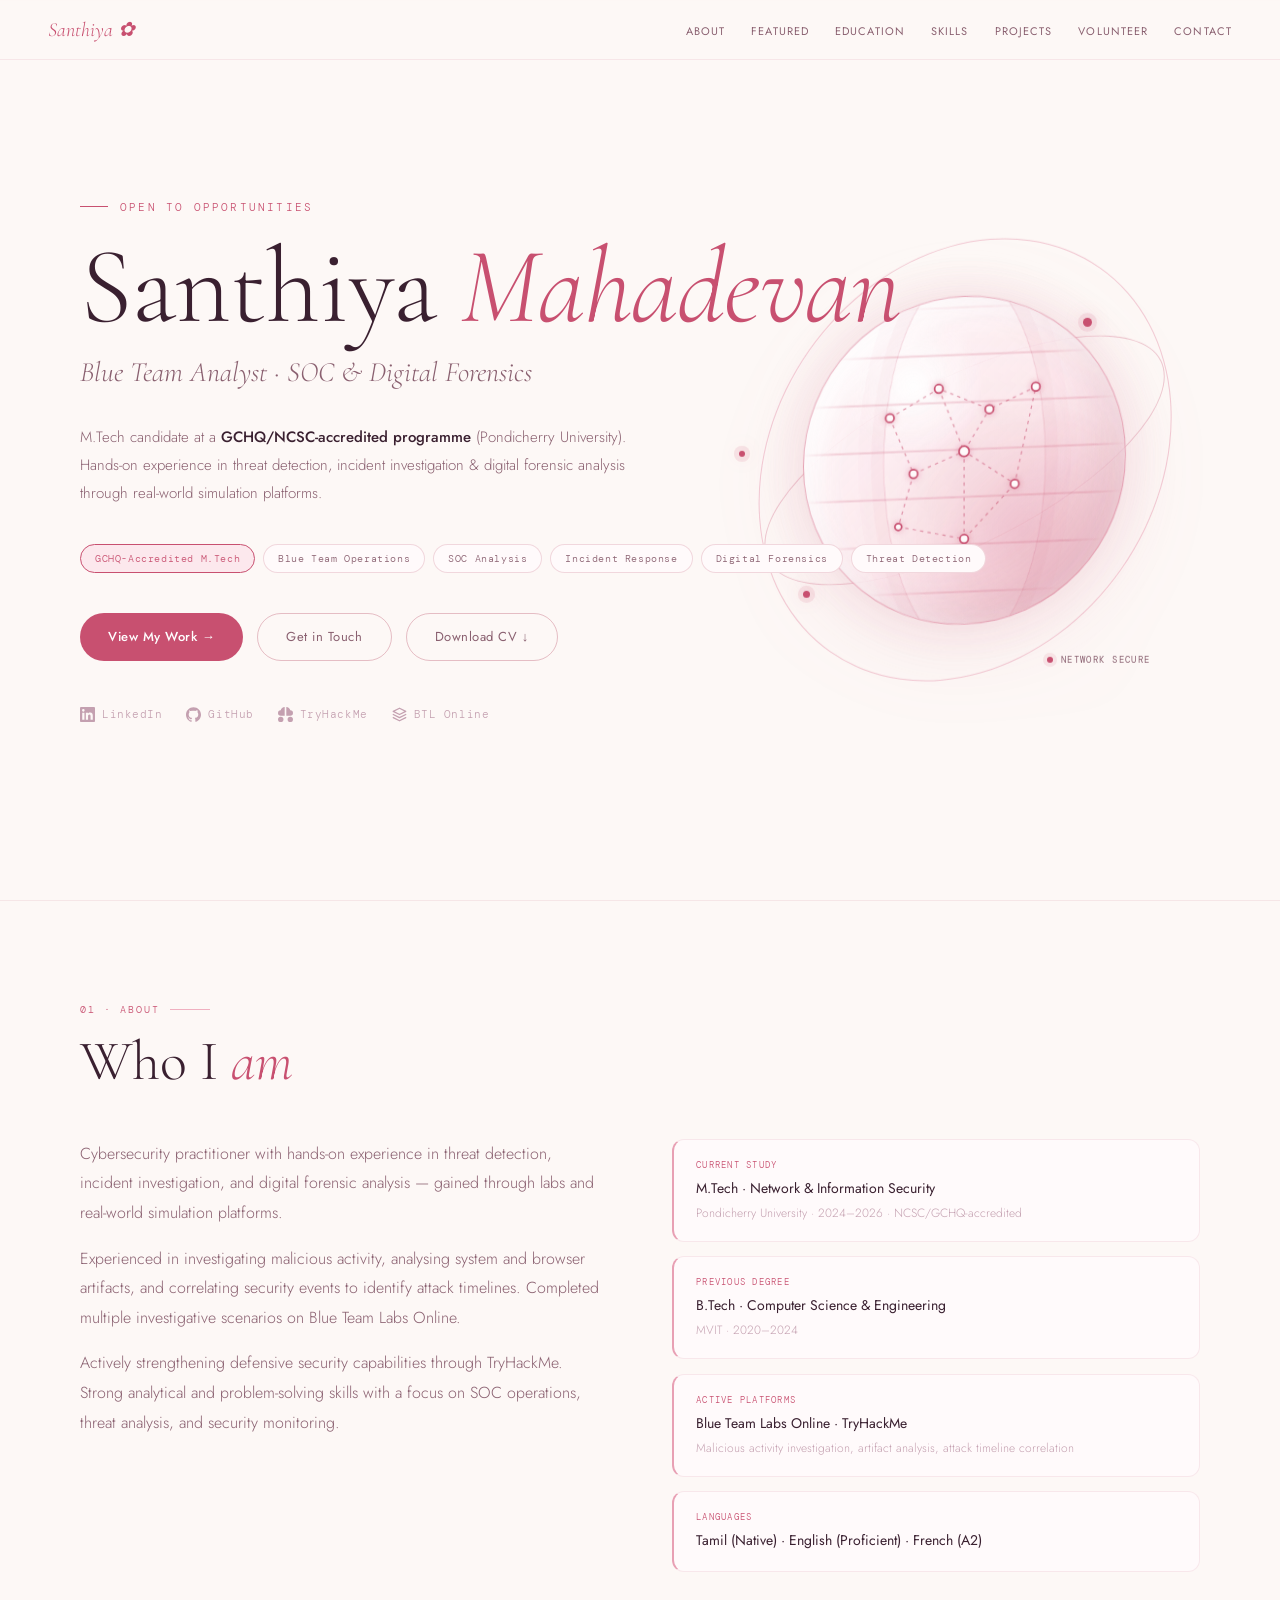
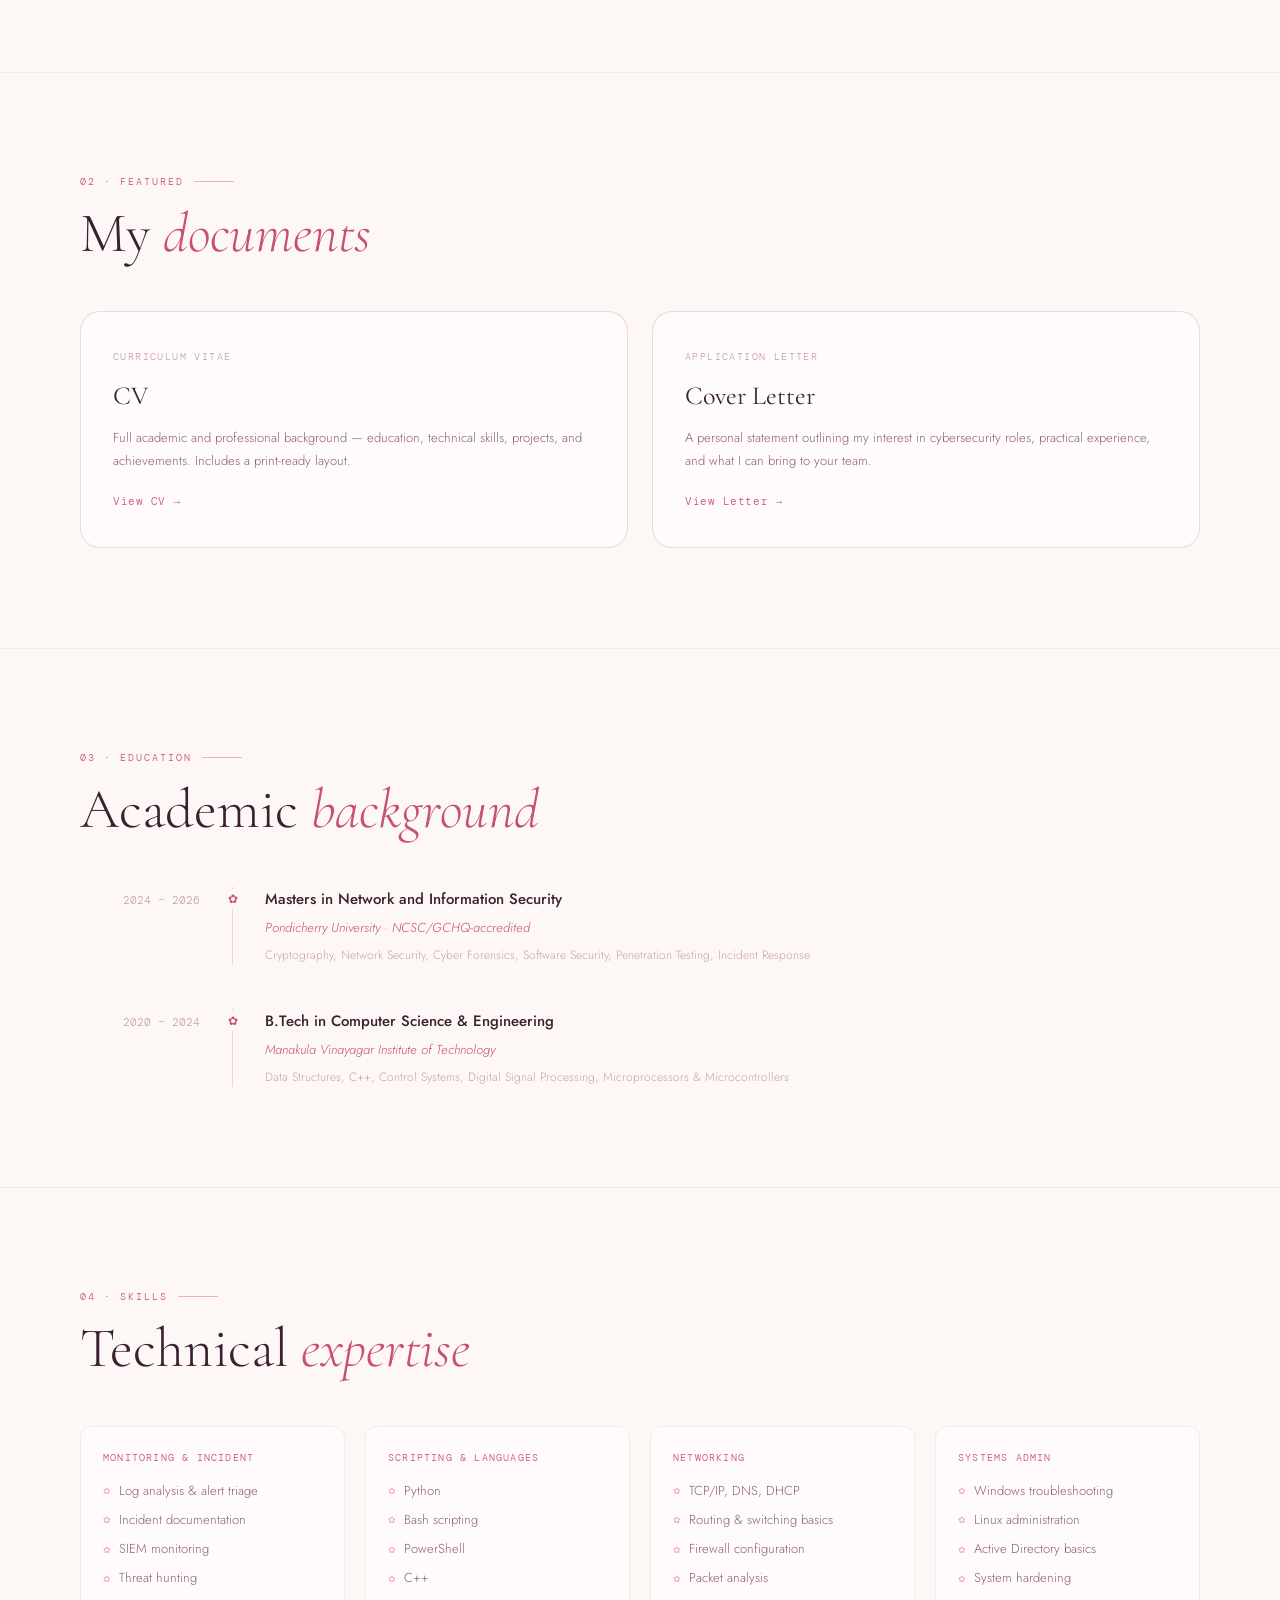
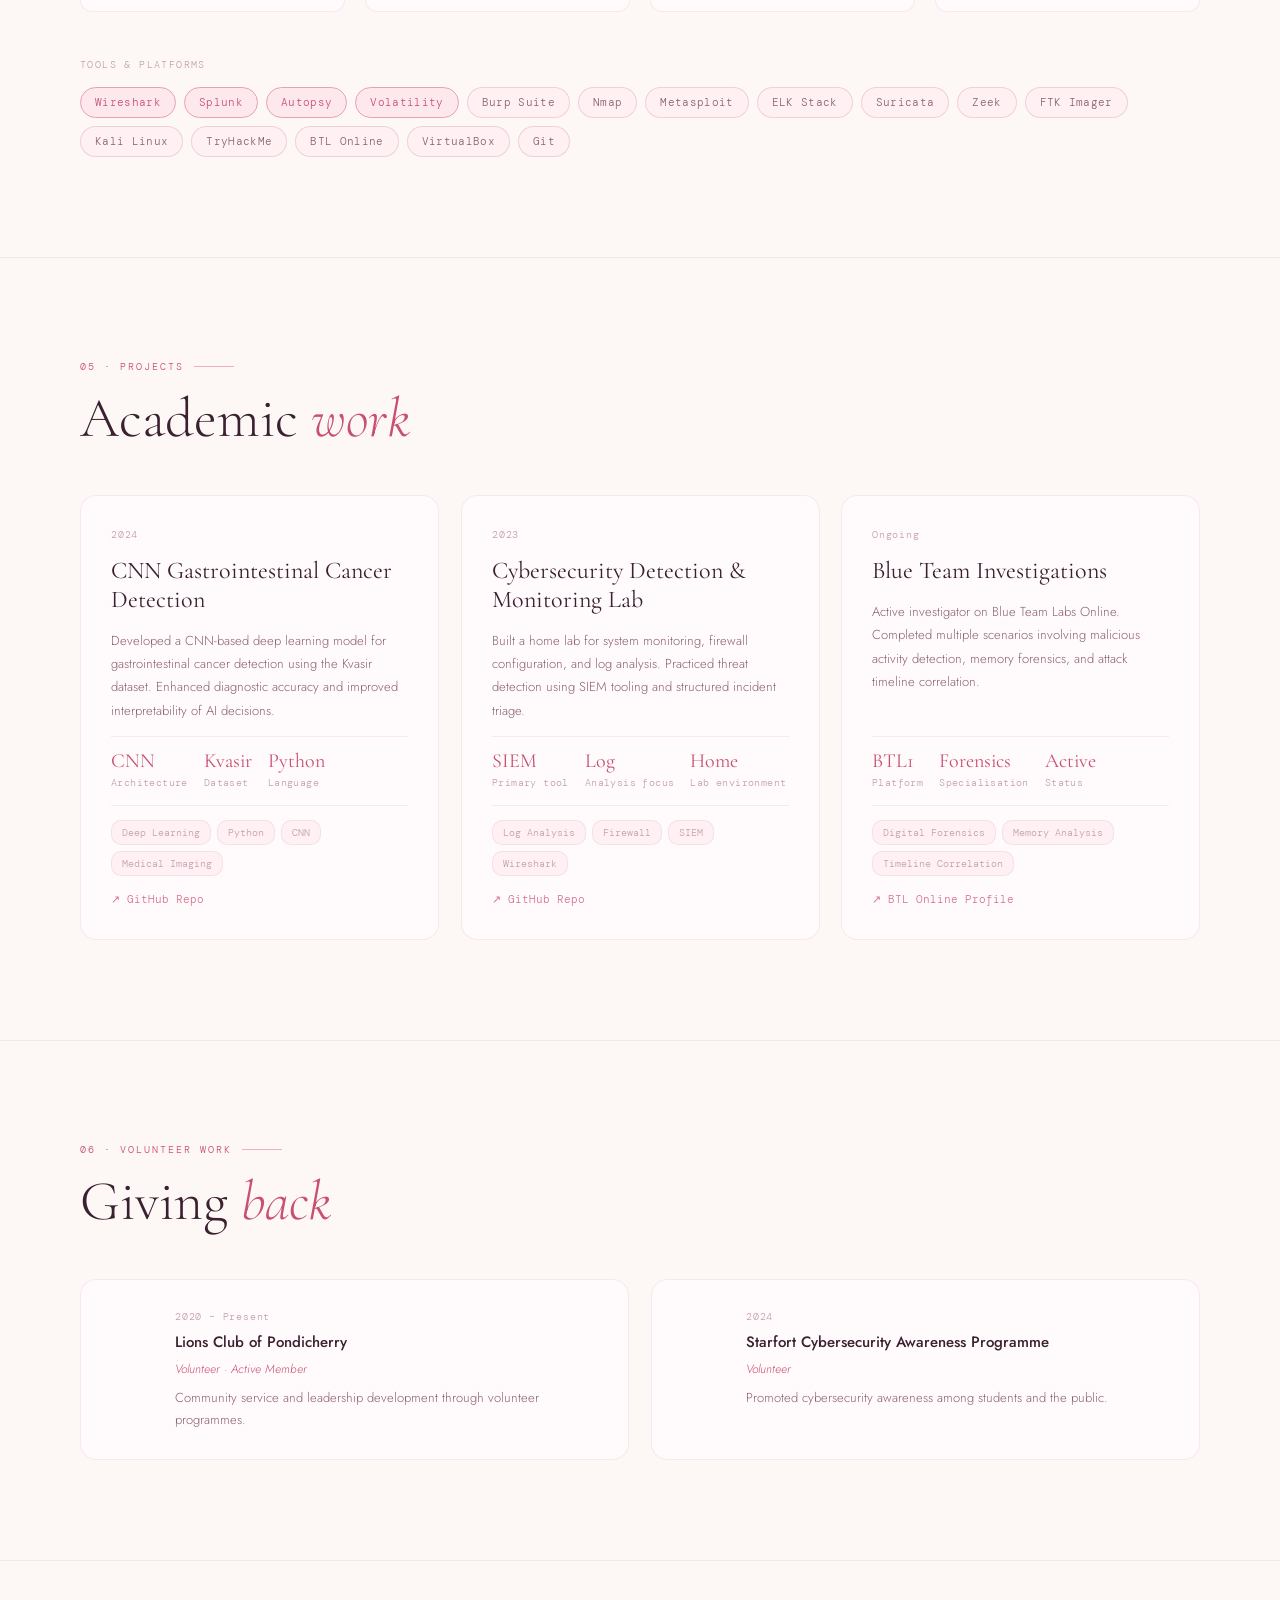
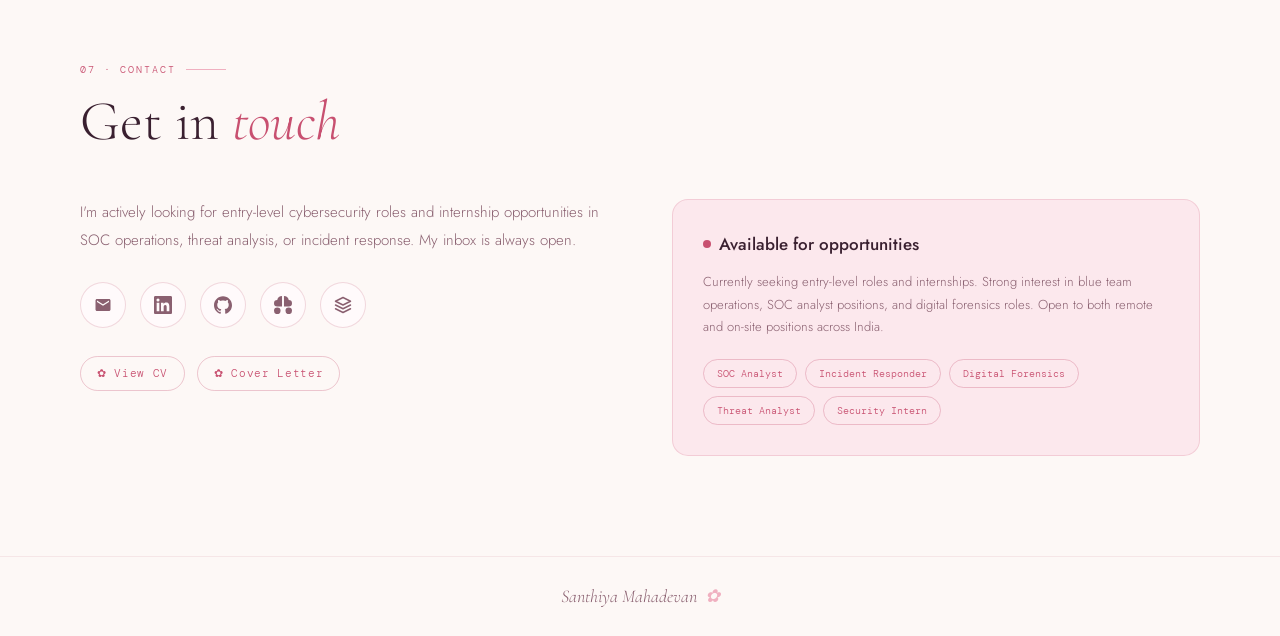
<file: index.html>
<!DOCTYPE html>
<html lang="en">
<head>
  <meta charset="UTF-8" />
  <meta name="viewport" content="width=device-width, initial-scale=1.0" />
  <title>Santhiya Mahadevan — Blue Team Analyst & SOC Practitioner</title>
  <link rel="icon" type="image/png" href="logo.png" />
  <meta name="description" content="Santhiya Mahadevan — M.Tech candidate at a GCHQ-accredited programme. Blue Team analyst specialising in SOC operations, digital forensics & incident response." />
  <meta name="keywords" content="Santhiya Mahadevan, cybersecurity, blue team, SOC analyst, digital forensics, incident response, Pondicherry University, NCSC, GCHQ" />
  <meta name="author" content="Santhiya Mahadevan" />
  <meta property="og:title" content="Santhiya Mahadevan — Blue Team Analyst" />
  <meta property="og:description" content="M.Tech candidate at a GCHQ-accredited programme. SOC operations, digital forensics, incident response." />
  <meta property="og:url" content="https://santhiya0717.github.io/Portfolio/" />
  <meta property="og:type" content="website" />
  <meta property="og:image" content="https://santhiya0717.github.io/Portfolio/logo.png" />
  <meta name="twitter:card" content="summary" />

  <link rel="preconnect" href="https://fonts.googleapis.com" />
  <link rel="preconnect" href="https://fonts.gstatic.com" crossorigin />
  <link href="https://fonts.googleapis.com/css2?family=Cormorant+Garamond:ital,wght@0,300;0,400;0,500;1,300;1,400&family=Jost:wght@300;400;500&family=DM+Mono:wght@400;500&display=swap" rel="stylesheet" />

  <style>
    :root {
      --bg:        #fdf8f6;
      --bg2:       #fffafb;
      --bg3:       #fef0f3;
      --border:    rgba(210,140,155,0.16);
      --border-md: rgba(210,140,155,0.32);
      --border-hi: rgba(210,140,155,0.55);
      --text:      #3a2030;
      --text2:     #8a6070;
      --text3:     #c4a0b0;
      --accent:    #c85070;
      --accent2:   #e8a0b4;
      --accent-dim:#fce8ed;
      --pink-mid:  #f0b0c0;
      --fd: 'Cormorant Garamond', serif;
      --fb: 'Jost', sans-serif;
      --fm: 'DM Mono', monospace;
    }

    *, *::before, *::after {
      box-sizing: border-box;
      margin: 0;
      padding: 0;
    }

    html { scroll-behavior: smooth; }

    body {
      background: var(--bg);
      color: var(--text);
      font-family: var(--fb);
      font-size: 16px;
      line-height: 1.7;
      font-weight: 300;
      overflow-x: hidden;
    }

    /* BLOSSOMS */
    #blossom-canvas {
      position: fixed;
      inset: 0;
      pointer-events: none;
      z-index: 0;
      overflow: hidden;
    }

    .blossom {
      position: absolute;
      opacity: 0;
      animation: windDrift linear infinite;
      will-change: transform, opacity;
    }

    @keyframes windDrift {
      0% {
        transform: translateX(0) translateY(-80px) rotate(0deg);
        opacity: 0;
      }
      6% { opacity: 0.8; }
      88% { opacity: 0.45; }
      100% {
        transform: translateX(var(--drift-x)) translateY(110vh) rotate(var(--spin));
        opacity: 0;
      }
    }

    /* NAV */
    nav {
      position: fixed;
      top: 0;
      width: 100%;
      z-index: 100;
      padding: 0 48px;
      height: 60px;
      display: flex;
      align-items: center;
      justify-content: space-between;
      background: rgba(253,248,246,0.92);
      backdrop-filter: blur(16px);
      border-bottom: 1px solid var(--border);
    }

    .nav-logo {
      font-family: var(--fd);
      font-size: 20px;
      font-style: italic;
      color: var(--accent);
      text-decoration: none;
    }

    .nav-links {
      display: flex;
      gap: 26px;
      list-style: none;
    }

    .nav-links a {
      font-size: 11px;
      font-weight: 400;
      color: var(--text2);
      text-decoration: none;
      letter-spacing: 0.1em;
      text-transform: uppercase;
      transition: color 0.2s;
    }

    .nav-links a:hover { color: var(--accent); }

    /* SHARED SECTION */
    section {
      position: relative;
      z-index: 1;
      padding: 100px 80px;
      border-top: 1px solid var(--border);
    }

    .section-label {
      font-family: var(--fm);
      font-size: 10px;
      color: var(--accent);
      letter-spacing: 0.2em;
      text-transform: uppercase;
      margin-bottom: 14px;
      display: flex;
      align-items: center;
      gap: 10px;
    }

    .section-label::after {
      content: '';
      width: 40px;
      height: 1px;
      background: var(--pink-mid);
    }

    .section-title {
      font-family: var(--fd);
      font-size: clamp(32px, 4.5vw, 56px);
      font-weight: 300;
      color: var(--text);
      margin-bottom: 48px;
      line-height: 1.05;
    }

    .section-title em {
      font-style: italic;
      color: var(--accent);
    }

    /* HERO */
    #hero {
      position: relative;
      min-height: 100vh;
      display: flex;
      flex-direction: column;
      justify-content: center;
      padding: 100px 80px 80px;
      z-index: 1;
    }

    .hero-eyebrow {
      font-family: var(--fm);
      font-size: 11px;
      color: var(--accent);
      letter-spacing: 0.2em;
      text-transform: uppercase;
      margin-bottom: 20px;
      display: flex;
      align-items: center;
      gap: 12px;
    }

    .hero-eyebrow::before {
      content: '';
      width: 28px;
      height: 1px;
      background: var(--accent);
    }

    .hero-name {
      font-family: var(--fd);
      font-size: clamp(56px, 9vw, 108px);
      font-weight: 300;
      line-height: 0.95;
      letter-spacing: -0.01em;
      color: var(--text);
      margin-bottom: 10px;
    }

    .hero-name em {
      font-style: italic;
      color: var(--accent);
    }

    .hero-title {
      font-family: var(--fd);
      font-size: clamp(18px, 2.5vw, 28px);
      font-style: italic;
      font-weight: 300;
      color: var(--text2);
      margin-bottom: 28px;
    }

    .hero-desc {
      max-width: 580px;
      font-size: 15px;
      color: var(--text2);
      line-height: 1.85;
      margin-bottom: 36px;
      font-weight: 300;
    }

    .hero-badges {
      display: flex;
      flex-wrap: wrap;
      gap: 8px;
      margin-bottom: 40px;
    }

    .badge {
      font-family: var(--fm);
      font-size: 10px;
      padding: 5px 14px;
      border: 1px solid var(--border-md);
      border-radius: 20px;
      color: var(--text2);
      letter-spacing: 0.06em;
      background: var(--bg2);
      transition: border-color 0.2s, color 0.2s, background 0.2s;
    }

    .badge:hover {
      border-color: var(--accent);
      color: var(--accent);
      background: var(--accent-dim);
    }

    .badge.accent {
      border-color: var(--accent);
      color: var(--accent);
      background: var(--accent-dim);
    }

    .hero-ctas {
      display: flex;
      flex-wrap: wrap;
      gap: 14px;
      margin-bottom: 44px;
    }

    .btn-primary {
      display: inline-flex;
      align-items: center;
      gap: 8px;
      padding: 13px 28px;
      background: var(--accent);
      color: #fff;
      font-family: var(--fb);
      font-size: 13px;
      font-weight: 500;
      text-decoration: none;
      border-radius: 28px;
      letter-spacing: 0.04em;
      transition: opacity 0.2s, transform 0.2s;
    }

    .btn-primary:hover {
      opacity: 0.88;
      transform: translateY(-1px);
    }

    .btn-outline {
      display: inline-flex;
      align-items: center;
      gap: 8px;
      padding: 12px 28px;
      border: 1px solid var(--border-hi);
      color: var(--text2);
      font-family: var(--fb);
      font-size: 13px;
      font-weight: 400;
      text-decoration: none;
      border-radius: 28px;
      letter-spacing: 0.04em;
      transition: border-color 0.2s, color 0.2s, background 0.2s;
    }

    .btn-outline:hover {
      border-color: var(--accent);
      color: var(--accent);
      background: var(--accent-dim);
    }

    .hero-socials {
      display: flex;
      align-items: center;
      gap: 24px;
      flex-wrap: wrap;
    }

    .social-link {
      display: flex;
      align-items: center;
      gap: 7px;
      font-family: var(--fm);
      font-size: 11px;
      color: var(--text3);
      text-decoration: none;
      letter-spacing: 0.05em;
      transition: color 0.2s;
    }

    .social-link:hover { color: var(--accent); }
    .social-link svg { width: 15px; height: 15px; fill: currentColor; }

    /* ABOUT */
    .about-grid {
      display: grid;
      grid-template-columns: 1fr 1fr;
      gap: 64px;
      align-items: start;
    }

    .about-text p {
      color: var(--text2);
      margin-bottom: 16px;
      font-weight: 300;
      line-height: 1.85;
    }

    .about-meta {
      display: flex;
      flex-direction: column;
      gap: 14px;
    }

    .meta-card {
      padding: 18px 22px;
      background: var(--bg2);
      border: 1px solid var(--border);
      border-radius: 12px;
      border-left: 2px solid var(--accent2);
    }

    .meta-card-label {
      font-family: var(--fm);
      font-size: 9px;
      color: var(--accent);
      letter-spacing: 0.14em;
      text-transform: uppercase;
      margin-bottom: 4px;
    }

    .meta-card-value {
      font-size: 14px;
      color: var(--text);
      font-weight: 400;
    }

    .meta-card-sub {
      font-size: 12px;
      color: var(--text3);
      margin-top: 2px;
    }

    /* FEATURED */
    .featured-grid {
      display: grid;
      grid-template-columns: repeat(auto-fit, minmax(280px, 1fr));
      gap: 24px;
    }

    .featured-card {
      position: relative;
      padding: 36px 32px;
      background: var(--bg2);
      border: 1px solid var(--border-md);
      border-radius: 20px;
      display: flex;
      flex-direction: column;
      gap: 16px;
      transition: border-color 0.25s, box-shadow 0.25s, transform 0.25s;
      text-decoration: none;
      overflow: hidden;
    }

    .featured-card::before {
      content: '';
      position: absolute;
      top: 0;
      left: 0;
      right: 0;
      height: 3px;
      background: linear-gradient(90deg, var(--accent), var(--accent2));
      opacity: 0;
      transition: opacity 0.25s;
    }

    .featured-card:hover {
      border-color: var(--accent2);
      box-shadow: 0 8px 32px rgba(200,80,112,0.1);
      transform: translateY(-3px);
    }

    .featured-card:hover::before { opacity: 1; }

    .featured-type {
      font-family: var(--fm);
      font-size: 10px;
      color: var(--text3);
      letter-spacing: 0.14em;
      text-transform: uppercase;
    }

    .featured-title {
      font-family: var(--fd);
      font-size: 26px;
      font-weight: 400;
      color: var(--text);
      line-height: 1.15;
    }

    .featured-desc {
      font-size: 13px;
      color: var(--text2);
      line-height: 1.75;
      flex: 1;
    }

    .featured-action {
      display: inline-flex;
      align-items: center;
      gap: 6px;
      font-family: var(--fm);
      font-size: 11px;
      color: var(--accent);
      letter-spacing: 0.05em;
      margin-top: 4px;
    }

    /* EDUCATION */
    .timeline {
      display: flex;
      flex-direction: column;
    }

    .timeline-item {
      display: grid;
      grid-template-columns: 120px 1px 1fr;
      gap: 0 32px;
      padding-bottom: 44px;
    }

    .timeline-item:last-child { padding-bottom: 0; }

    .tl-date {
      font-family: var(--fm);
      font-size: 11px;
      color: var(--text3);
      padding-top: 4px;
      text-align: right;
    }

    .tl-line {
      position: relative;
      background: var(--border-md);
    }

    .tl-line::before {
      content: '✿';
      position: absolute;
      top: 2px;
      left: 50%;
      transform: translateX(-50%);
      font-size: 12px;
      color: var(--accent);
      background: var(--bg);
      padding: 0 2px;
    }

    .tl-title {
      font-size: 15px;
      font-weight: 500;
      color: var(--text);
      margin-bottom: 4px;
    }

    .tl-org {
      font-size: 13px;
      color: var(--accent);
      margin-bottom: 6px;
      font-style: italic;
    }

    .tl-desc {
      font-size: 12px;
      color: var(--text3);
      line-height: 1.7;
    }

    /* SKILLS */
    .skills-grid {
      display: grid;
      grid-template-columns: repeat(auto-fit, minmax(210px, 1fr));
      gap: 20px;
      margin-bottom: 44px;
    }

    .skill-group {
      padding: 22px;
      background: var(--bg2);
      border: 1px solid var(--border);
      border-radius: 12px;
    }

    .skill-group-title {
      font-family: var(--fm);
      font-size: 10px;
      color: var(--accent);
      letter-spacing: 0.12em;
      text-transform: uppercase;
      margin-bottom: 14px;
    }

    .skill-list {
      list-style: none;
      display: flex;
      flex-direction: column;
      gap: 7px;
    }

    .skill-list li {
      font-size: 13px;
      color: var(--text2);
      display: flex;
      align-items: center;
      gap: 8px;
    }

    .skill-list li::before {
      content: '✿';
      font-size: 9px;
      color: var(--pink-mid);
      flex-shrink: 0;
    }

    .tools-section-title {
      font-family: var(--fm);
      font-size: 10px;
      color: var(--text3);
      letter-spacing: 0.14em;
      text-transform: uppercase;
      margin-bottom: 14px;
    }

    .tools-grid {
      display: flex;
      flex-wrap: wrap;
      gap: 8px;
    }

    .tool-pill {
      font-family: var(--fm);
      font-size: 11px;
      padding: 5px 14px;
      background: var(--bg3);
      border: 1px solid var(--border-md);
      border-radius: 20px;
      color: var(--text2);
      letter-spacing: 0.03em;
      transition: border-color 0.2s, color 0.2s, background 0.2s;
    }

    .tool-pill:hover {
      border-color: var(--accent);
      color: var(--accent);
      background: var(--accent-dim);
    }

    .tool-pill.highlight {
      border-color: var(--accent2);
      color: var(--accent);
      background: var(--accent-dim);
    }

    /* PROJECTS */
    .projects-grid {
      display: grid;
      grid-template-columns: repeat(auto-fit, minmax(320px, 1fr));
      gap: 22px;
    }

    .project-card {
      padding: 30px;
      background: var(--bg2);
      border: 1px solid var(--border);
      border-radius: 16px;
      display: flex;
      flex-direction: column;
      gap: 14px;
      transition: border-color 0.25s, box-shadow 0.25s;
    }

    .project-card:hover {
      border-color: var(--accent2);
      box-shadow: 0 4px 24px rgba(200,80,112,0.07);
    }

    .project-year {
      font-family: var(--fm);
      font-size: 10px;
      color: var(--text3);
      letter-spacing: 0.08em;
    }

    .project-name {
      font-family: var(--fd);
      font-size: 24px;
      font-weight: 400;
      color: var(--text);
      line-height: 1.2;
    }

    .project-desc {
      font-size: 13px;
      color: var(--text2);
      line-height: 1.8;
      flex: 1;
    }

    .project-metrics {
      display: flex;
      flex-wrap: wrap;
      gap: 16px;
      padding: 14px 0;
      border-top: 1px solid var(--border);
      border-bottom: 1px solid var(--border);
    }

    .metric {
      display: flex;
      flex-direction: column;
    }

    .metric-val {
      font-family: var(--fd);
      font-size: 20px;
      font-weight: 400;
      color: var(--accent);
      line-height: 1;
    }

    .metric-label {
      font-size: 10px;
      color: var(--text3);
      margin-top: 3px;
      font-family: var(--fm);
      letter-spacing: 0.04em;
    }

    .project-tags {
      display: flex;
      flex-wrap: wrap;
      gap: 6px;
    }

    .tag {
      font-family: var(--fm);
      font-size: 10px;
      padding: 3px 10px;
      background: var(--bg3);
      border: 1px solid var(--border);
      border-radius: 10px;
      color: var(--text3);
    }

    .project-links {
      display: flex;
      gap: 16px;
    }

    .project-link {
      font-family: var(--fm);
      font-size: 11px;
      color: var(--accent);
      text-decoration: none;
      display: flex;
      align-items: center;
      gap: 5px;
      opacity: 0.8;
      transition: opacity 0.2s;
    }

    .project-link:hover { opacity: 1; }

    /* VOLUNTEER */
    .vol-grid {
      display: grid;
      grid-template-columns: repeat(auto-fit, minmax(300px, 1fr));
      gap: 22px;
    }

    .vol-card {
      padding: 28px 30px;
      background: var(--bg2);
      border: 1px solid var(--border);
      border-radius: 16px;
      display: flex;
      gap: 20px;
      align-items: flex-start;
      transition: border-color 0.25s, box-shadow 0.25s;
    }

    .vol-card:hover {
      border-color: var(--accent2);
      box-shadow: 0 4px 20px rgba(200,80,112,0.07);
    }

    .vol-icon {
      width: 44px;
      height: 44px;
      border-radius: 12px;
      flex-shrink: 0;
      background: var(--accent-dim);
      border: 1px solid rgba(200,80,112,0.18);
      display: flex;
      align-items: center;
      justify-content: center;
      font-size: 18px;
    }

    .vol-body { flex: 1; }

    .vol-date {
      font-family: var(--fm);
      font-size: 10px;
      color: var(--text3);
      letter-spacing: 0.08em;
      margin-bottom: 5px;
    }

    .vol-title {
      font-size: 15px;
      font-weight: 500;
      color: var(--text);
      margin-bottom: 3px;
    }

    .vol-role {
      font-size: 12px;
      color: var(--accent);
      font-style: italic;
      margin-bottom: 8px;
    }

    .vol-desc {
      font-size: 13px;
      color: var(--text2);
      line-height: 1.7;
    }

    /* CONTACT */
    .contact-grid {
      display: grid;
      grid-template-columns: 1fr 1fr;
      gap: 64px;
      align-items: start;
    }

    .contact-text {
      font-size: 15px;
      color: var(--text2);
      line-height: 1.85;
      margin-bottom: 28px;
      font-weight: 300;
    }

    .contact-icons {
      display: flex;
      align-items: center;
      gap: 14px;
      flex-wrap: wrap;
      margin-bottom: 28px;
    }

    .icon-link {
      display: flex;
      align-items: center;
      justify-content: center;
      width: 46px;
      height: 46px;
      background: var(--bg2);
      border: 1px solid var(--border-md);
      border-radius: 50%;
      color: var(--text2);
      transition: border-color 0.2s, color 0.2s, background 0.2s;
      text-decoration: none;
    }

    .icon-link:hover {
      border-color: var(--accent);
      color: var(--accent);
      background: var(--accent-dim);
    }

    .icon-link svg { width: 18px; height: 18px; fill: currentColor; }

    .doc-link {
      display: inline-flex;
      align-items: center;
      gap: 8px;
      font-family: var(--fm);
      font-size: 11px;
      color: var(--accent);
      text-decoration: none;
      letter-spacing: 0.06em;
      padding: 7px 16px;
      border: 1px solid rgba(200,80,112,0.3);
      border-radius: 20px;
      transition: background 0.2s, border-color 0.2s;
    }

    .doc-link:hover {
      background: var(--accent-dim);
      border-color: var(--accent);
    }

    .availability-card {
      padding: 30px;
      background: var(--accent-dim);
      border: 1px solid rgba(200,80,112,0.18);
      border-radius: 16px;
    }

    .availability-dot {
      width: 8px;
      height: 8px;
      border-radius: 50%;
      background: var(--accent);
      display: inline-block;
      margin-right: 8px;
      animation: pulse 2s ease-in-out infinite;
    }

    @keyframes pulse {
      0%,100% { box-shadow: 0 0 0 0 rgba(200,80,112,0.4); }
      50% { box-shadow: 0 0 0 6px rgba(200,80,112,0); }
    }

    .availability-title {
      font-size: 17px;
      font-weight: 500;
      color: var(--text);
      margin-bottom: 12px;
      display: flex;
      align-items: center;
    }

    .availability-desc {
      font-size: 13px;
      color: var(--text2);
      line-height: 1.75;
      margin-bottom: 20px;
    }

    .availability-roles {
      display: flex;
      flex-wrap: wrap;
      gap: 8px;
    }

    .role-pill {
      font-family: var(--fm);
      font-size: 10px;
      padding: 5px 13px;
      border: 1px solid rgba(200,80,112,0.3);
      border-radius: 16px;
      color: var(--accent);
    }

    /* FOOTER */
    footer {
      border-top: 1px solid var(--border);
      padding: 24px 80px;
      display: flex;
      justify-content: center;
      align-items: center;
      position: relative;
      z-index: 1;
    }

    .footer-text {
      font-family: var(--fd);
      font-size: 18px;
      font-style: italic;
      color: var(--text2);
    }

    .footer-text a {
      color: var(--pink-mid);
      text-decoration: none;
      transition: color 0.2s;
    }

    .footer-text a:hover { color: var(--accent); }

    /* RESPONSIVE */
    @media (max-width: 768px) {
      nav { padding: 0 16px; }
      .nav-links { gap: 10px; }
      .nav-links a { font-size: 10px; }
      #hero, section { padding: 80px 24px; }
      footer { padding: 24px; }
      .about-grid, .contact-grid {
        grid-template-columns: 1fr;
        gap: 40px;
      }
      .timeline-item {
        grid-template-columns: 72px 1px 1fr;
        gap: 0 14px;
      }
    }

    /* BALANCED 3D CYBERSECURITY GLOBE */
    #hero {
      overflow: hidden;
      isolation: isolate;
      perspective: 1100px;
    }

    #hero > :not(.cyber-globe) {
      position: relative;
      z-index: 2;
    }

    .cyber-globe {
      position: absolute;
      z-index: 1;
      width: min(39vw, 490px);
      aspect-ratio: 1;
      right: 5.5%;
      top: 50%;
      transform: translateY(-48%);
      display: grid;
      place-items: center;
      pointer-events: none;
      filter: drop-shadow(0 22px 38px rgba(200,80,112,.12));
      animation: globeFloat 7s ease-in-out infinite;
    }

    .globe-aura {
      position: absolute;
      inset: 8%;
      border-radius: 50%;
      background: radial-gradient(circle, rgba(232,160,180,.22), rgba(252,232,237,.08) 56%, transparent 72%);
      filter: blur(12px);
    }

    .globe-sphere {
      position: relative;
      width: 68%;
      aspect-ratio: 1;
      border-radius: 50%;
      overflow: hidden;
      border: 1px solid rgba(200,80,112,.42);
      background:
        radial-gradient(circle at 34% 27%, rgba(255,255,255,.94), transparent 22%),
        radial-gradient(circle at 68% 72%, rgba(200,80,112,.18), transparent 42%),
        linear-gradient(135deg, rgba(255,250,251,.96), rgba(252,232,237,.84) 55%, rgba(232,160,180,.48));
      box-shadow:
        inset -24px -16px 42px rgba(160,70,100,.12),
        inset 12px 10px 28px rgba(255,255,255,.95),
        0 0 44px rgba(200,80,112,.12);
      transform: rotateX(9deg) rotateY(-14deg);
    }

    .globe-latitudes, .globe-longitudes {
      position: absolute;
      inset: 0;
      border-radius: 50%;
    }

    .globe-latitudes {
      background: repeating-linear-gradient(
        0deg,
        transparent 0 31px,
        rgba(200,80,112,.22) 32px 33px,
        transparent 34px 48px
      );
      mask-image: radial-gradient(ellipse, #000 57%, transparent 72%);
    }

    .globe-longitudes {
      inset: -8% 16%;
      border: 1px solid rgba(200,80,112,.24);
      box-shadow:
        0 0 0 17px rgba(200,80,112,.035),
        0 0 0 35px rgba(200,80,112,.025);
      transform: rotateY(42deg);
    }

    .globe-network {
      position: absolute;
      inset: 8%;
      width: 84%;
      height: 84%;
      overflow: visible;
    }

    .globe-network path {
      fill: none;
      stroke: rgba(200,80,112,.56);
      stroke-width: 1.4;
      stroke-dasharray: 4 5;
    }

    .globe-network circle {
      fill: #fffafb;
      stroke: #c85070;
      stroke-width: 2;
      filter: drop-shadow(0 0 4px rgba(200,80,112,.45));
    }

    .globe-orbit {
      position: absolute;
      width: 90%;
      height: 34%;
      border: 1px solid rgba(200,80,112,.3);
      border-radius: 50%;
    }

    .globe-orbit-one { transform: rotate(-27deg); }

    .globe-orbit-two {
      width: 78%;
      height: 96%;
      transform: rotate(35deg);
      border-color: rgba(232,160,180,.55);
    }

    .globe-node {
      position: absolute;
      width: 9px;
      height: 9px;
      border-radius: 50%;
      background: var(--accent);
      box-shadow:
        0 0 0 5px rgba(200,80,112,.12),
        0 0 18px rgba(200,80,112,.4);
    }

    .node-one { top: 21%; right: 24%; }

    .node-two {
      bottom: 22%;
      left: 17%;
      width: 7px;
      height: 7px;
    }

    .node-three {
      top: 48%;
      left: 4%;
      width: 6px;
      height: 6px;
    }

    .globe-caption {
      position: absolute;
      bottom: 8%;
      right: 12%;
      font: 9px var(--fm);
      letter-spacing: .16em;
      color: var(--text2);
      display: flex;
      align-items: center;
      gap: 8px;
    }

    .globe-status {
      width: 6px;
      height: 6px;
      border-radius: 50%;
      background: var(--accent);
      box-shadow: 0 0 0 4px rgba(200,80,112,.1);
    }

    @keyframes globeFloat {
      0%,100% { translate: 0 0; }
      50% { translate: 0 -12px; }
    }

    /* SUBTLE 3D DEPTH ON EXISTING CARDS */
    .featured-card,
    .project-card,
    .skill-group,
    .vol-card,
    .meta-card,
    .availability-card {
      transform-style: preserve-3d;
      will-change: transform;
      transition: transform .28s ease, border-color .28s ease, box-shadow .28s ease;
    }

    .featured-card::after,
    .project-card::after {
      content: "";
      position: absolute;
      inset: 0;
      border-radius: inherit;
      pointer-events: none;
      background: linear-gradient(
        125deg,
        rgba(255,255,255,.42),
        transparent 38%,
        rgba(232,160,180,.08)
      );
      opacity: 0;
      transition: opacity .28s ease;
    }

    .featured-card:hover::after,
    .project-card:hover::after { opacity: 1; }

    .skill-group:hover,
    .meta-card:hover,
    .vol-card:hover,
    .availability-card:hover {
      transform: translateY(-4px) rotateX(1deg);
      box-shadow: 0 12px 28px rgba(200,80,112,.09);
      border-color: var(--border-hi);
    }

    .reveal-3d {
      opacity: 0;
      transform: translateY(18px) rotateX(3deg);
      transition:
        opacity .65s ease,
        transform .65s cubic-bezier(.2,.7,.2,1);
    }

    .reveal-3d.is-visible {
      opacity: 1;
      transform: translateY(0) rotateX(0);
    }

    @media (max-width: 900px) {
      .cyber-globe {
        width: min(42vw,360px);
        right: 0;
        opacity: .58;
      }

      #hero > :not(.cyber-globe) { max-width: 72%; }
    }

    @media (max-width: 600px) {
      .cyber-globe {
        width: 250px;
        right: -86px;
        top: 25%;
        opacity: .28;
      }

      #hero > :not(.cyber-globe) { max-width: 100%; }
      .globe-caption { display: none; }
    }

    @media (prefers-reduced-motion: reduce) {
      .cyber-globe { animation: none; }
      .reveal-3d {
        opacity: 1;
        transform: none;
        transition: none;
      }

      .featured-card,
      .project-card,
      .skill-group,
      .vol-card,
      .meta-card,
      .availability-card {
        transition: none;
      }
    }
  </style>
</head>

<body>
  <div id="blossom-canvas"></div>

  <!-- NAV -->
  <nav>
    <a href="#hero" class="nav-logo">Santhiya ✿</a>
    <ul class="nav-links">
      <li><a href="#about">About</a></li>
      <li><a href="#featured">Featured</a></li>
      <li><a href="#education">Education</a></li>
      <li><a href="#skills">Skills</a></li>
      <li><a href="#projects">Projects</a></li>
      <li><a href="#volunteer">Volunteer</a></li>
      <li><a href="#contact">Contact</a></li>
    </ul>
  </nav>

  <!-- HERO -->
  <section id="hero">

    <!-- Decorative 3D cybersecurity globe -->
    <div class="cyber-globe" aria-hidden="true">
      <div class="globe-aura"></div>
      <div class="globe-orbit globe-orbit-one"></div>
      <div class="globe-orbit globe-orbit-two"></div>

      <div class="globe-sphere">
        <div class="globe-latitudes"></div>
        <div class="globe-longitudes"></div>

        <svg class="globe-network" viewBox="0 0 320 320" role="presentation">
          <path d="M72 108 L130 76 L190 102 L245 78 M72 108 L100 174 L160 150 L220 190 L245 78 M100 174 L82 235 L160 252 L220 190 M130 76 L160 150 L190 102 M160 150 L160 252"/>
          <g>
            <circle cx="72" cy="108" r="5"/>
            <circle cx="130" cy="76" r="5"/>
            <circle cx="190" cy="102" r="5"/>
            <circle cx="245" cy="78" r="5"/>
            <circle cx="100" cy="174" r="5"/>
            <circle cx="160" cy="150" r="6"/>
            <circle cx="220" cy="190" r="5"/>
            <circle cx="82" cy="235" r="4"/>
            <circle cx="160" cy="252" r="5"/>
          </g>
        </svg>
      </div>

      <span class="globe-node node-one"></span>
      <span class="globe-node node-two"></span>
      <span class="globe-node node-three"></span>

      <div class="globe-caption">
        <span class="globe-status"></span>
        NETWORK SECURE
      </div>
    </div>

    <div class="hero-eyebrow">Open to opportunities</div>

    <h1 class="hero-name">Santhiya <em>Mahadevan</em></h1>

    <p class="hero-title">Blue Team Analyst · SOC & Digital Forensics</p>

    <p class="hero-desc">
      M.Tech candidate at a
      <strong style="color:var(--text);font-weight:500">
        GCHQ/NCSC-accredited programme
      </strong>
      (Pondicherry University).
      Hands-on experience in threat detection, incident investigation
      & digital forensic analysis through real-world simulation platforms.
    </p>

    <div class="hero-badges">
      <span class="badge accent">GCHQ-Accredited M.Tech</span>
      <span class="badge">Blue Team Operations</span>
      <span class="badge">SOC Analysis</span>
      <span class="badge">Incident Response</span>
      <span class="badge">Digital Forensics</span>
      <span class="badge">Threat Detection</span>
    </div>

    <div class="hero-ctas">
      <a href="#featured" class="btn-primary">View My Work →</a>
      <a href="#contact" class="btn-outline">Get in Touch</a>
      <a href="santhiyaResume.pdf" target="_blank" class="btn-outline">
        Download CV ↓
      </a>
    </div>

    <div class="hero-socials">
      <a href="https://www.linkedin.com/in/santhiya-a-01dec1999/"
         target="_blank" class="social-link">
        <svg viewBox="0 0 24 24">
          <path d="M20.447 20.452h-3.554v-5.569c0-1.328-.027-3.037-1.852-3.037-1.853 0-2.136 1.445-2.136 2.939v5.667H9.351V9h3.414v1.561h.046c.477-.9 1.637-1.85 3.37-1.85 3.601 0 4.267 2.37 4.267 5.455v6.286zM5.337 7.433a2.062 2.062 0 0 1-2.063-2.065 2.064 2.064 0 1 1 2.063 2.065zm1.782 13.019H3.555V9h3.564v11.452zM22.225 0H1.771C.792 0 0 .774 0 1.729v20.542C0 23.227.792 24 1.771 24h20.451C23.2 24 24 23.227 24 22.271V1.729C24 .774 23.2 0 22.222 0h.003z"/>
        </svg>
        LinkedIn
      </a>

      <a href="https://github.com/santhiya0717"
         target="_blank" class="social-link">
        <svg viewBox="0 0 24 24">
          <path d="M12 .297c-6.63 0-12 5.373-12 12 0 5.303 3.438 9.8 8.205 11.385.6.113.82-.258.82-.577 0-.285-.01-1.04-.015-2.04-3.338.724-4.042-1.61-4.042-1.61C4.422 18.07 3.633 17.7 3.633 17.7c-1.087-.744.084-.729.084-.729 1.205.084 1.838 1.236 1.838 1.236 1.07 1.835 2.809 1.305 3.495.998.108-.776.417-1.305.76-1.605-2.665-.3-5.466-1.332-5.466-5.93 0-1.31.465-2.38 1.235-3.22-.135-.303-.54-1.523.105-3.176 0 0 1.005-.322 3.3 1.23.96-.267 1.98-.399 3-.405 1.02.006 2.04.138 3 .405 2.28-1.552 3.285-1.23 3.285-1.23.645 1.653.24 2.873.12 3.176.765.84 1.23 1.91 1.23 3.22 0 4.61-2.805 5.625-5.475 5.92.42.36.81 1.096.81 2.22 0 1.606-.015 2.896-.015 3.286 0 .315.21.69.825.57C20.565 22.092 24 17.592 24 12.297c0-6.627-5.373-12-12-12"/>
        </svg>
        GitHub
      </a>

      <a href="https://tryhackme.com/p/santhiyasuga1708"
         target="_blank" class="social-link">
        <svg viewBox="0 0 24 24">
          <path d="M10.705 0C7.54 0 4.902 2.235 4.313 5.232A4.394 4.394 0 0 0 0 9.569a4.394 4.394 0 0 0 4.392 4.392h6.313V0zm2.59 0v13.961h6.313A4.394 4.394 0 0 0 24 9.569a4.394 4.394 0 0 0-4.313-4.337C19.098 2.235 16.46 0 13.295 0zm-8.903 15.48A4.394 4.394 0 0 0 0 19.817a4.394 4.394 0 0 0 4.392 4.392 4.394 4.394 0 0 0 4.392-4.392 4.394 4.394 0 0 0-4.392-4.338zm15.216 0a4.394 4.394 0 0 0-4.313 4.337 4.394 4.394 0 0 0 4.392 4.392A4.394 4.394 0 0 0 24 19.817a4.394 4.394 0 0 0-4.392-4.338z"/>
        </svg>
        TryHackMe
      </a>

      <a href="https://blueteamlabs.online"
         target="_blank" class="social-link">
        <svg viewBox="0 0 24 24">
          <path d="M12 2L2 7l10 5 10-5-10-5zM2 17l10 5 10-5M2 12l10 5 10-5"
                stroke="currentColor" stroke-width="2" fill="none"
                stroke-linecap="round" stroke-linejoin="round"/>
        </svg>
        BTL Online
      </a>
    </div>
  </section>

  <!-- 01 ABOUT -->
  <section id="about">
    <div class="section-label">01 · About</div>
    <h2 class="section-title">Who I <em>am</em></h2>

    <div class="about-grid">
      <div class="about-text">
        <p>
          Cybersecurity practitioner with hands-on experience in threat detection,
          incident investigation, and digital forensic analysis — gained through
          labs and real-world simulation platforms.
        </p>
        <p>
          Experienced in investigating malicious activity, analysing system and
          browser artifacts, and correlating security events to identify attack
          timelines. Completed multiple investigative scenarios on Blue Team Labs Online.
        </p>
        <p>
          Actively strengthening defensive security capabilities through TryHackMe.
          Strong analytical and problem-solving skills with a focus on SOC operations,
          threat analysis, and security monitoring.
        </p>
      </div>

      <div class="about-meta">
        <div class="meta-card">
          <div class="meta-card-label">Current study</div>
          <div class="meta-card-value">M.Tech · Network & Information Security</div>
          <div class="meta-card-sub">
            Pondicherry University · 2024–2026 · NCSC/GCHQ-accredited
          </div>
        </div>

        <div class="meta-card">
          <div class="meta-card-label">Previous degree</div>
          <div class="meta-card-value">B.Tech · Computer Science & Engineering</div>
          <div class="meta-card-sub">MVIT · 2020–2024</div>
        </div>

        <div class="meta-card">
          <div class="meta-card-label">Active platforms</div>
          <div class="meta-card-value">Blue Team Labs Online · TryHackMe</div>
          <div class="meta-card-sub">
            Malicious activity investigation, artifact analysis,
            attack timeline correlation
          </div>
        </div>

        <div class="meta-card">
          <div class="meta-card-label">Languages</div>
          <div class="meta-card-value">
            Tamil (Native) · English (Proficient) · French (A2)
          </div>
        </div>
      </div>
    </div>
  </section>

  <!-- 02 FEATURED -->
  <section id="featured">
    <div class="section-label">02 · Featured</div>
    <h2 class="section-title">My <em>documents</em></h2>

    <div class="featured-grid">
      <a href="cv.html" class="featured-card">
        <div class="featured-type">Curriculum Vitae</div>
        <div class="featured-title">CV</div>
        <div class="featured-desc">
          Full academic and professional background — education,
          technical skills, projects, and achievements. Includes a print-ready layout.
        </div>
        <span class="featured-action">View CV →</span>
      </a>

      <a href="coverletter.html" class="featured-card">
        <div class="featured-type">Application Letter</div>
        <div class="featured-title">Cover Letter</div>
        <div class="featured-desc">
          A personal statement outlining my interest in cybersecurity roles,
          practical experience, and what I can bring to your team.
        </div>
        <span class="featured-action">View Letter →</span>
      </a>
    </div>
  </section>

  <!-- 03 EDUCATION -->
  <section id="education">
    <div class="section-label">03 · Education</div>
    <h2 class="section-title">Academic <em>background</em></h2>

    <div class="timeline">
      <div class="timeline-item">
        <div class="tl-date">2024 – 2026</div>
        <div class="tl-line"></div>
        <div class="tl-content">
          <div class="tl-title">Masters in Network and Information Security</div>
          <div class="tl-org">Pondicherry University · NCSC/GCHQ-accredited</div>
          <div class="tl-desc">
            Cryptography, Network Security, Cyber Forensics, Software Security,
            Penetration Testing, Incident Response
          </div>
        </div>
      </div>

      <div class="timeline-item">
        <div class="tl-date">2020 – 2024</div>
        <div class="tl-line"></div>
        <div class="tl-content">
          <div class="tl-title">B.Tech in Computer Science & Engineering</div>
          <div class="tl-org">Manakula Vinayagar Institute of Technology</div>
          <div class="tl-desc">
            Data Structures, C++, Control Systems, Digital Signal Processing,
            Microprocessors & Microcontrollers
          </div>
        </div>
      </div>
    </div>
  </section>

  <!-- 04 SKILLS -->
  <section id="skills">
    <div class="section-label">04 · Skills</div>
    <h2 class="section-title">Technical <em>expertise</em></h2>

    <div class="skills-grid">
      <div class="skill-group">
        <div class="skill-group-title">Monitoring & Incident</div>
        <ul class="skill-list">
          <li>Log analysis & alert triage</li>
          <li>Incident documentation</li>
          <li>SIEM monitoring</li>
          <li>Threat hunting</li>
        </ul>
      </div>

      <div class="skill-group">
        <div class="skill-group-title">Scripting & Languages</div>
        <ul class="skill-list">
          <li>Python</li>
          <li>Bash scripting</li>
          <li>PowerShell</li>
          <li>C++</li>
        </ul>
      </div>

      <div class="skill-group">
        <div class="skill-group-title">Networking</div>
        <ul class="skill-list">
          <li>TCP/IP, DNS, DHCP</li>
          <li>Routing & switching basics</li>
          <li>Firewall configuration</li>
          <li>Packet analysis</li>
        </ul>
      </div>

      <div class="skill-group">
        <div class="skill-group-title">Systems Admin</div>
        <ul class="skill-list">
          <li>Windows troubleshooting</li>
          <li>Linux administration</li>
          <li>Active Directory basics</li>
          <li>System hardening</li>
        </ul>
      </div>
    </div>

    <div class="tools-section-title">Tools & Platforms</div>

    <div class="tools-grid">
      <span class="tool-pill highlight">Wireshark</span>
      <span class="tool-pill highlight">Splunk</span>
      <span class="tool-pill highlight">Autopsy</span>
      <span class="tool-pill highlight">Volatility</span>
      <span class="tool-pill">Burp Suite</span>
      <span class="tool-pill">Nmap</span>
      <span class="tool-pill">Metasploit</span>
      <span class="tool-pill">ELK Stack</span>
      <span class="tool-pill">Suricata</span>
      <span class="tool-pill">Zeek</span>
      <span class="tool-pill">FTK Imager</span>
      <span class="tool-pill">Kali Linux</span>
      <span class="tool-pill">TryHackMe</span>
      <span class="tool-pill">BTL Online</span>
      <span class="tool-pill">VirtualBox</span>
      <span class="tool-pill">Git</span>
    </div>
  </section>

  <!-- 05 PROJECTS -->
  <section id="projects">
    <div class="section-label">05 · Projects</div>
    <h2 class="section-title">Academic <em>work</em></h2>

    <div class="projects-grid">
      <div class="project-card">
        <div class="project-year">2024</div>
        <div class="project-name">CNN Gastrointestinal Cancer Detection</div>
        <div class="project-desc">
          Developed a CNN-based deep learning model for gastrointestinal cancer
          detection using the Kvasir dataset. Enhanced diagnostic accuracy and
          improved interpretability of AI decisions.
        </div>
        <div class="project-metrics">
          <div class="metric">
            <span class="metric-val">CNN</span>
            <span class="metric-label">Architecture</span>
          </div>
          <div class="metric">
            <span class="metric-val">Kvasir</span>
            <span class="metric-label">Dataset</span>
          </div>
          <div class="metric">
            <span class="metric-val">Python</span>
            <span class="metric-label">Language</span>
          </div>
        </div>
        <div class="project-tags">
          <span class="tag">Deep Learning</span>
          <span class="tag">Python</span>
          <span class="tag">CNN</span>
          <span class="tag">Medical Imaging</span>
        </div>
        <div class="project-links">
          <a href="https://github.com/santhiya0717"
             target="_blank" class="project-link">↗ GitHub Repo</a>
        </div>
      </div>

      <div class="project-card">
        <div class="project-year">2023</div>
        <div class="project-name">Cybersecurity Detection & Monitoring Lab</div>
        <div class="project-desc">
          Built a home lab for system monitoring, firewall configuration,
          and log analysis. Practiced threat detection using SIEM tooling
          and structured incident triage.
        </div>
        <div class="project-metrics">
          <div class="metric">
            <span class="metric-val">SIEM</span>
            <span class="metric-label">Primary tool</span>
          </div>
          <div class="metric">
            <span class="metric-val">Log</span>
            <span class="metric-label">Analysis focus</span>
          </div>
          <div class="metric">
            <span class="metric-val">Home</span>
            <span class="metric-label">Lab environment</span>
          </div>
        </div>
        <div class="project-tags">
          <span class="tag">Log Analysis</span>
          <span class="tag">Firewall</span>
          <span class="tag">SIEM</span>
          <span class="tag">Wireshark</span>
        </div>
        <div class="project-links">
          <a href="https://github.com/santhiya0717"
             target="_blank" class="project-link">↗ GitHub Repo</a>
        </div>
      </div>

      <div class="project-card">
        <div class="project-year">Ongoing</div>
        <div class="project-name">Blue Team Investigations</div>
        <div class="project-desc">
          Active investigator on Blue Team Labs Online. Completed multiple
          scenarios involving malicious activity detection, memory forensics,
          and attack timeline correlation.
        </div>
        <div class="project-metrics">
          <div class="metric">
            <span class="metric-val">BTL1</span>
            <span class="metric-label">Platform</span>
          </div>
          <div class="metric">
            <span class="metric-val">Forensics</span>
            <span class="metric-label">Specialisation</span>
          </div>
          <div class="metric">
            <span class="metric-val">Active</span>
            <span class="metric-label">Status</span>
          </div>
        </div>
        <div class="project-tags">
          <span class="tag">Digital Forensics</span>
          <span class="tag">Memory Analysis</span>
          <span class="tag">Timeline Correlation</span>
        </div>
        <div class="project-links">
          <a href="https://blueteamlabs.online"
             target="_blank" class="project-link">↗ BTL Online Profile</a>
        </div>
      </div>
    </div>
  </section>

  <!-- 06 VOLUNTEER WORK -->
  <section id="volunteer">
    <div class="section-label">06 · Volunteer Work</div>
    <h2 class="section-title">Giving <em>back</em></h2>

    <div class="vol-grid">
      <div class="vol-card">
        <div class="vol-icon">🦁</div>
        <div class="vol-body">
          <div class="vol-date">2020 – Present</div>
          <div class="vol-title">Lions Club of Pondicherry</div>
          <div class="vol-role">Volunteer · Active Member</div>
          <div class="vol-desc">
            Community service and leadership development through volunteer programmes.
          </div>
        </div>
      </div>

      <div class="vol-card">
        <div class="vol-icon">🛡️</div>
        <div class="vol-body">
          <div class="vol-date">2024</div>
          <div class="vol-title">Starfort Cybersecurity Awareness Programme</div>
          <div class="vol-role">Volunteer</div>
          <div class="vol-desc">
            Promoted cybersecurity awareness among students and the public.
          </div>
        </div>
      </div>
    </div>
  </section>

  <!-- 07 CONTACT -->
  <section id="contact">
    <div class="section-label">07 · Contact</div>
    <h2 class="section-title">Get in <em>touch</em></h2>

    <div class="contact-grid">
      <div>
        <p class="contact-text">
          I'm actively looking for entry-level cybersecurity roles and internship
          opportunities in SOC operations, threat analysis, or incident response.
          My inbox is always open.
        </p>

        <div class="contact-icons">
          <a href="mailto:Santhiya0812@hotmail.com"
             class="icon-link" title="Email">
            <svg viewBox="0 0 24 24">
              <path d="M20 4H4c-1.1 0-2 .9-2 2v12c0 1.1.9 2 2 2h16c1.1 0 2-.9 2-2V6c0-1.1-.9-2-2-2zm0 4l-8 5-8-5V6l8 5 8-5v2z"/>
            </svg>
          </a>

          <a href="https://www.linkedin.com/in/santhiya-a-01dec1999/"
             target="_blank" class="icon-link" title="LinkedIn">
            <svg viewBox="0 0 24 24">
              <path d="M20.447 20.452h-3.554v-5.569c0-1.328-.027-3.037-1.852-3.037-1.853 0-2.136 1.445-2.136 2.939v5.667H9.351V9h3.414v1.561h.046c.477-.9 1.637-1.85 3.37-1.85 3.601 0 4.267 2.37 4.267 5.455v6.286zM5.337 7.433a2.062 2.062 0 0 1-2.063-2.065 2.064 2.064 0 1 1 2.063 2.065zm1.782 13.019H3.555V9h3.564v11.452zM22.225 0H1.771C.792 0 0 .774 0 1.729v20.542C0 23.227.792 24 1.771 24h20.451C23.2 24 24 23.227 24 22.271V1.729C24 .774 23.2 0 22.222 0h.003z"/>
            </svg>
          </a>

          <a href="https://github.com/santhiya0717"
             target="_blank" class="icon-link" title="GitHub">
            <svg viewBox="0 0 24 24">
              <path d="M12 .297c-6.63 0-12 5.373-12 12 0 5.303 3.438 9.8 8.205 11.385.6.113.82-.258.82-.577 0-.285-.01-1.04-.015-2.04-3.338.724-4.042-1.61-4.042-1.61C4.422 18.07 3.633 17.7 3.633 17.7c-1.087-.744.084-.729.084-.729 1.205.084 1.838 1.236 1.838 1.236 1.07 1.835 2.809 1.305 3.495.998.108-.776.417-1.305.76-1.605-2.665-.3-5.466-1.332-5.466-5.93 0-1.31.465-2.38 1.235-3.22-.135-.303-.54-1.523.105-3.176 0 0 1.005-.322 3.3 1.23.96-.267 1.98-.399 3-.405 1.02.006 2.04.138 3 .405 2.28-1.552 3.285-1.23 3.285-1.23.645 1.653.24 2.873.12 3.176.765.84 1.23 1.91 1.23 3.22 0 4.61-2.805 5.625-5.475 5.92.42.36.81 1.096.81 2.22 0 1.606-.015 2.896-.015 3.286 0 .315.21.69.825.57C20.565 22.092 24 17.592 24 12.297c0-6.627-5.373-12-12-12"/>
            </svg>
          </a>

          <a href="https://tryhackme.com/p/santhiyasuga1708"
             target="_blank" class="icon-link" title="TryHackMe">
            <svg viewBox="0 0 24 24">
              <path d="M10.705 0C7.54 0 4.902 2.235 4.313 5.232A4.394 4.394 0 0 0 0 9.569a4.394 4.394 0 0 0 4.392 4.392h6.313V0zm2.59 0v13.961h6.313A4.394 4.394 0 0 0 24 9.569a4.394 4.394 0 0 0-4.313-4.337C19.098 2.235 16.46 0 13.295 0zm-8.903 15.48A4.394 4.394 0 0 0 0 19.817a4.394 4.394 0 0 0 4.392 4.392 4.394 4.394 0 0 0 4.392-4.392 4.394 4.394 0 0 0-4.392-4.338zm15.216 0a4.394 4.394 0 0 0-4.313 4.337 4.394 4.394 0 0 0 4.392 4.392A4.394 4.394 0 0 0 24 19.817a4.394 4.394 0 0 0-4.392-4.338z"/>
            </svg>
          </a>

          <a href="https://blueteamlabs.online"
             target="_blank" class="icon-link" title="Blue Team Labs Online">
            <svg viewBox="0 0 24 24">
              <path d="M12 2L2 7l10 5 10-5-10-5zM2 17l10 5 10-5M2 12l10 5 10-5"
                    stroke="currentColor" stroke-width="2" fill="none"
                    stroke-linecap="round" stroke-linejoin="round"/>
            </svg>
          </a>
        </div>

        <div style="display:flex;gap:12px;flex-wrap:wrap;">
          <a href="cv.html" class="doc-link">✿ View CV</a>
          <a href="coverletter.html" class="doc-link">✿ Cover Letter</a>
        </div>
      </div>

      <div class="availability-card">
        <div class="availability-title">
          <span class="availability-dot"></span>
          Available for opportunities
        </div>

        <p class="availability-desc">
          Currently seeking entry-level roles and internships. Strong interest
          in blue team operations, SOC analyst positions, and digital forensics
          roles. Open to both remote and on-site positions across India.
        </p>

        <div class="availability-roles">
          <span class="role-pill">SOC Analyst</span>
          <span class="role-pill">Incident Responder</span>
          <span class="role-pill">Digital Forensics</span>
          <span class="role-pill">Threat Analyst</span>
          <span class="role-pill">Security Intern</span>
        </div>
      </div>
    </div>
  </section>

  <!-- FOOTER -->
  <footer>
    <span class="footer-text">
      Santhiya Mahadevan &nbsp;<a href="#hero">✿</a>
    </span>
  </footer>

  <script>
    /* Falling blossoms */
    const canvas = document.getElementById('blossom-canvas');
    const NS = 'http://www.w3.org/2000/svg';

    const palettes = [
      ['#f9c0d0','#f4a8bc','#f0b8c8','#fad0dc'],
      ['#fddde6','#f9c8d4','#f7b8cc','#fce4ec'],
      ['#f0b0c0','#e8a0b4','#f4c0d0','#fac8d8'],
      ['#fce4ec','#f8bbd0','#f48fb1','#f9c0d0'],
    ];

    function makeBlossom(size) {
      const colors = palettes[Math.floor(Math.random() * palettes.length)];
      const svg = document.createElementNS(NS, 'svg');

      svg.setAttribute('width', size);
      svg.setAttribute('height', size);
      svg.setAttribute('viewBox', '0 0 40 40');

      for (let i = 0; i < 5; i++) {
        const g = document.createElementNS(NS, 'g');
        g.setAttribute('transform', `rotate(${i * 72} 20 20)`);

        const e = document.createElementNS(NS, 'ellipse');
        e.setAttribute('cx', '20');
        e.setAttribute('cy', '13');
        e.setAttribute('rx', '4.5');
        e.setAttribute('ry', '7');
        e.setAttribute('fill', colors[i % colors.length]);
        e.setAttribute('opacity', '0.82');
        g.appendChild(e);

        const line = document.createElementNS(NS, 'line');
        line.setAttribute('x1','20');
        line.setAttribute('y1','20');
        line.setAttribute('x2','20');
        line.setAttribute('y2','7');
        line.setAttribute('stroke','#fff');
        line.setAttribute('stroke-width','0.6');
        line.setAttribute('opacity','0.5');
        g.appendChild(line);

        svg.appendChild(g);
      }

      const c = document.createElementNS(NS, 'circle');
      c.setAttribute('cx','20');
      c.setAttribute('cy','20');
      c.setAttribute('r','3.2');
      c.setAttribute('fill','#fffaf8');
      c.setAttribute('opacity','0.95');
      svg.appendChild(c);

      return svg;
    }

    function spawnFlower() {
      const size = 16 + Math.random() * 26;
      const startX = Math.random() * (window.innerWidth + 100) - 50;
      const driftX = (Math.random() - 0.35) * 280;
      const spin = (Math.random() - 0.5) * 480;
      const dur = 8 + Math.random() * 10;
      const delay = Math.random() * dur;

      const w = document.createElement('div');
      w.className = 'blossom';

      w.style.cssText = `
        left:${startX}px;
        top:0;
        width:${size}px;
        height:${size}px;
        --drift-x:${driftX}px;
        --spin:${spin}deg;
        animation-duration:${dur}s;
        animation-delay:-${delay}s
      `;

      w.appendChild(makeBlossom(size));
      canvas.appendChild(w);

      w.addEventListener('animationiteration', () => {
        w.style.left =
          (Math.random() * (window.innerWidth + 100) - 50) + 'px';
      });
    }

    for (let i = 0; i < 32; i++) {
      spawnFlower();
    }

    /* Balanced 3D interaction and scroll reveal */
    (() => {
      const reduceMotion =
        window.matchMedia('(prefers-reduced-motion: reduce)').matches;

      const cards = document.querySelectorAll(
        '.featured-card, .project-card, .skill-group, .vol-card'
      );

      if (
        !reduceMotion &&
        window.matchMedia('(hover: hover) and (pointer: fine)').matches
      ) {
        cards.forEach(card => {
          card.addEventListener('pointermove', event => {
            const rect = card.getBoundingClientRect();

            const x = (event.clientX - rect.left) / rect.width - 0.5;
            const y = (event.clientY - rect.top) / rect.height - 0.5;

            card.style.transform =
              `perspective(900px) rotateX(${-y * 4}deg) ` +
              `rotateY(${x * 4}deg) translateY(-2px)`;
          });

          card.addEventListener('pointerleave', () => {
            card.style.transform = '';
          });
        });
      }

      const revealTargets = document.querySelectorAll(
        '.featured-card, .project-card, .skill-group, ' +
        '.timeline-item, .vol-card, .meta-card, .availability-card'
      );

      if (
        reduceMotion ||
        !('IntersectionObserver' in window)
      ) {
        return;
      }

      const observer = new IntersectionObserver(entries => {
        entries.forEach(entry => {
          if (entry.isIntersecting) {
            entry.target.classList.add('is-visible');
            observer.unobserve(entry.target);
          }
        });
      }, { threshold: 0.12 });

      revealTargets.forEach((element, index) => {
        element.classList.add('reveal-3d');
        element.style.transitionDelay =
          `${(index % 4) * 65}ms`;

        observer.observe(element);
      });
    })();
  </script>
</body>
</html>
</file>
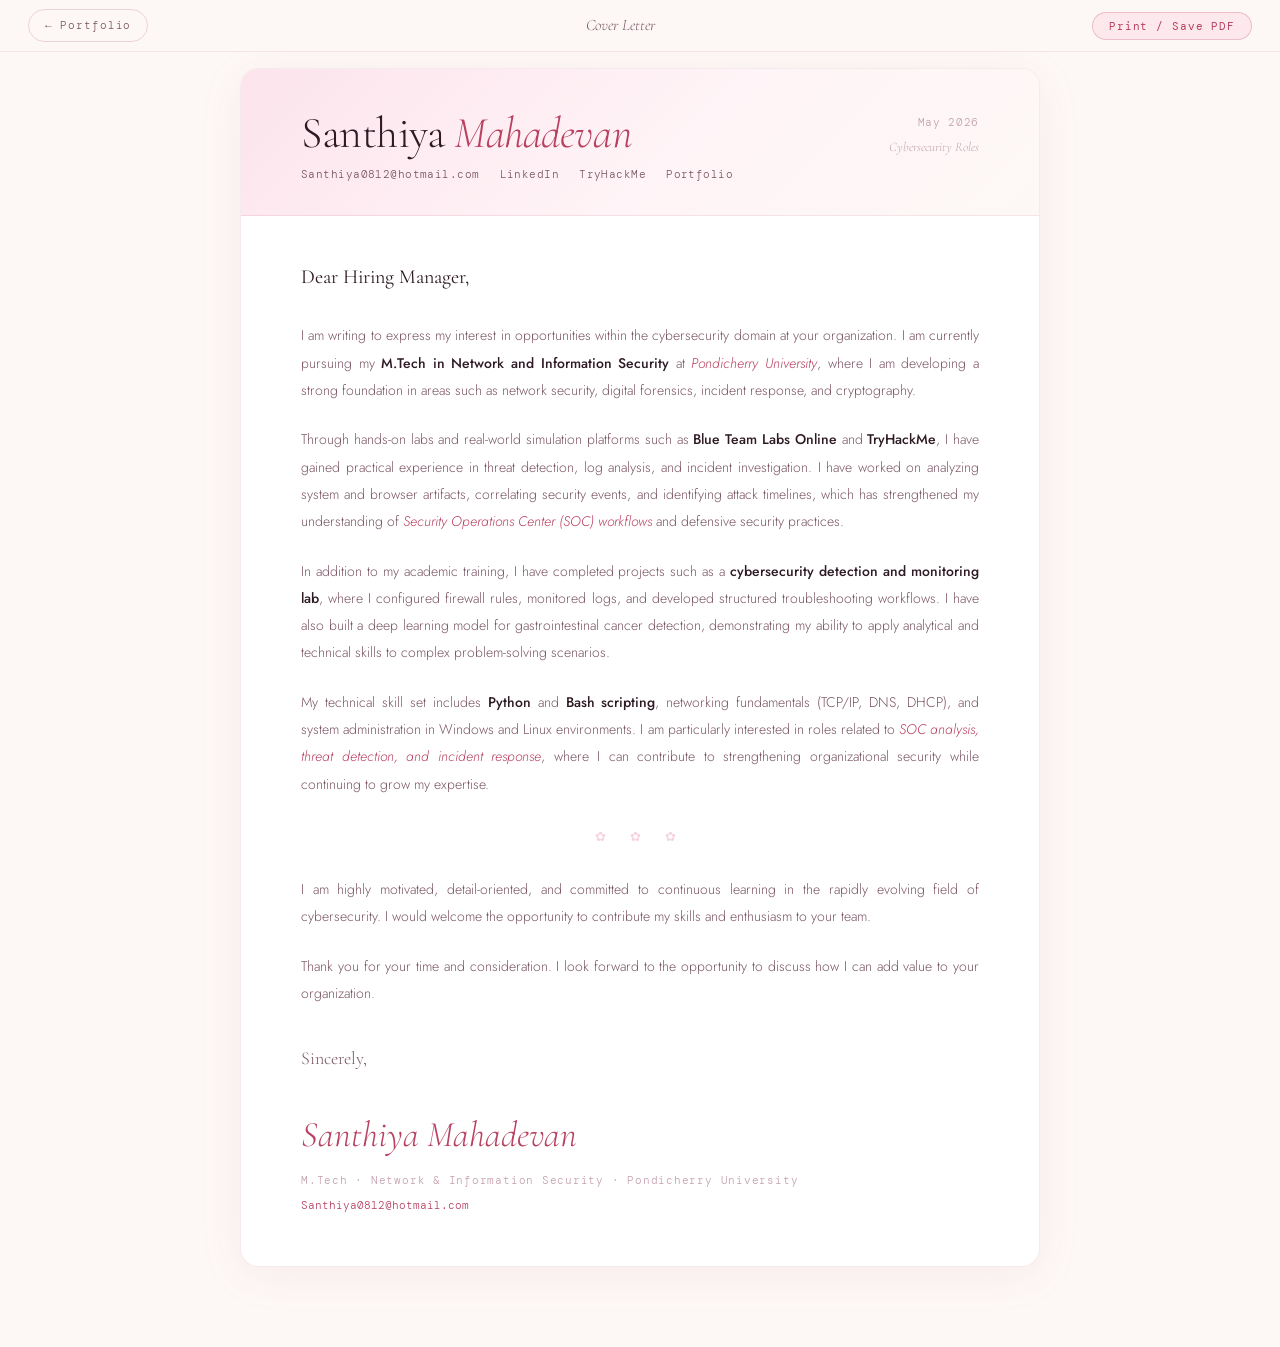
<file: coverletter.html>
<!DOCTYPE html>
<html lang="en">
<head>
  <meta charset="UTF-8"/>
  <meta name="viewport" content="width=device-width, initial-scale=1.0"/>
  <title>Cover Letter — Santhiya Mahadevan</title>
  <link rel="icon" type="image/png" href="logo.png"/>
  <link href="https://fonts.googleapis.com/css2?family=Cormorant+Garamond:ital,wght@0,300;0,400;0,500;1,300;1,400&family=Jost:wght@300;400;500&family=DM+Mono:wght@400;500&display=swap" rel="stylesheet"/>
  <style>
    :root {
      --bg:        #fdf8f6;
      --bg2:       #fffafb;
      --border:    rgba(210,140,155,0.18);
      --border-md: rgba(210,140,155,0.35);
      --text:      #2e1a24;
      --text2:     #7a5565;
      --text3:     #c4a0b0;
      --accent:    #b84060;
      --accent2:   #e090a8;
      --accent-dim:#fce8ed;
      --pink-mid:  #f0b0c0;
      --fd: 'Cormorant Garamond', serif;
      --fb: 'Jost', sans-serif;
      --fm: 'DM Mono', monospace;
    }
    *, *::before, *::after { box-sizing: border-box; margin: 0; padding: 0; }
    body { background: var(--bg); color: var(--text); font-family: var(--fb); font-size: 14px; line-height: 1.7; font-weight: 300; }

    /* blossoms */
    #bc { position: fixed; inset: 0; pointer-events: none; z-index: 0; overflow: hidden; }
    .bl { position: absolute; opacity: 0; animation: wd linear infinite; will-change: transform,opacity; }
    @keyframes wd {
      0%   { transform: translateX(0) translateY(-70px) rotate(0deg); opacity: 0; }
      6%   { opacity: 0.65; } 88% { opacity: 0.35; }
      100% { transform: translateX(var(--dx)) translateY(110vh) rotate(var(--sp)); opacity: 0; }
    }

    /* top bar */
    .top-bar {
      position: fixed; top: 0; left: 0; right: 0; z-index: 200;
      height: 52px; display: flex; align-items: center; justify-content: space-between;
      padding: 0 28px;
      background: rgba(253,248,246,0.92); backdrop-filter: blur(14px);
      border-bottom: 1px solid var(--border);
    }
    .back-btn {
      display: flex; align-items: center; gap: 6px;
      font-family: var(--fm); font-size: 11px; color: var(--text2);
      text-decoration: none; letter-spacing: 0.08em;
      border: 1px solid var(--border-md); border-radius: 20px; padding: 6px 16px;
      transition: color 0.2s, border-color 0.2s;
    }
    .back-btn:hover { color: var(--accent); border-color: var(--accent); }
    .top-bar-title { font-family: var(--fd); font-size: 16px; font-style: italic; color: var(--text2); }
    .print-btn {
      font-family: var(--fm); font-size: 11px; color: var(--accent);
      background: var(--accent-dim); border: 1px solid rgba(184,64,96,0.25);
      border-radius: 20px; padding: 6px 16px; cursor: pointer; letter-spacing: 0.08em;
      transition: opacity 0.2s;
    }
    .print-btn:hover { opacity: 0.75; }

    /* page card */
    .page {
      position: relative; z-index: 1;
      max-width: 800px; margin: 68px auto 80px;
      background: #fff;
      border: 1px solid var(--border);
      border-radius: 18px; overflow: hidden;
      box-shadow: 0 8px 48px rgba(184,64,96,0.07);
    }

    /* letter header band */
    .cl-head {
      background: linear-gradient(135deg, #fce4ec 0%, #fff4f7 55%, #fdf8f6 100%);
      padding: 44px 60px 32px;
      border-bottom: 1px solid var(--border);
      display: flex; justify-content: space-between; align-items: flex-start; gap: 24px;
    }
    .cl-sender-name {
      font-family: var(--fd); font-size: 44px; font-weight: 300; line-height: 0.95;
      color: var(--text); letter-spacing: -0.01em; margin-bottom: 10px;
    }
    .cl-sender-name em { font-style: italic; color: var(--accent); }
    .cl-sender-details { display: flex; flex-wrap: wrap; gap: 4px 20px; }
    .cl-sender-details a, .cl-sender-details span {
      font-family: var(--fm); font-size: 11px; color: var(--text2);
      text-decoration: none; letter-spacing: 0.04em; transition: color 0.2s;
    }
    .cl-sender-details a:hover { color: var(--accent); }
    .cl-date-block { text-align: right; flex-shrink: 0; }
    .cl-date { font-family: var(--fm); font-size: 11px; color: var(--text3); letter-spacing: 0.06em; }
    .cl-ref { font-family: var(--fd); font-size: 13px; font-style: italic; color: var(--text3); margin-top: 4px; }

    /* body */
    .cl-body { padding: 44px 60px 52px; }

    .cl-salutation {
      font-family: var(--fd); font-size: 20px; font-weight: 400;
      color: var(--text); margin-bottom: 28px;
    }

    .cl-para {
      font-size: 14px; color: var(--text2); line-height: 1.95;
      font-weight: 300; margin-bottom: 22px; text-align: justify;
    }
    .cl-para strong { color: var(--text); font-weight: 500; }
    .cl-para em { color: var(--accent); font-style: italic; }

    /* floral divider */
    .cl-divider {
      text-align: center; color: var(--pink-mid); font-size: 13px;
      letter-spacing: 10px; margin: 28px 0; opacity: 0.55;
    }

    /* sign-off */
    .cl-sign { margin-top: 36px; }
    .cl-sign-close {
      font-family: var(--fd); font-size: 18px; font-weight: 300;
      color: var(--text2); margin-bottom: 30px;
    }
    .cl-sign-name {
      font-family: var(--fd); font-size: 36px; font-style: italic;
      font-weight: 300; color: var(--accent);
    }
    .cl-sign-title {
      font-family: var(--fm); font-size: 11px; color: var(--text3);
      letter-spacing: 0.07em; margin-top: 6px;
    }
    .cl-sign-email {
      font-family: var(--fm); font-size: 11px; margin-top: 6px;
    }
    .cl-sign-email a { color: var(--accent); text-decoration: none; }
    .cl-sign-email a:hover { opacity: 0.75; }

    @media print {
      #bc, .top-bar { display: none !important; }
      body { background: white; }
      .page { box-shadow: none; border: none; border-radius: 0; margin: 0; max-width: 100%; }
      .cl-head, .cl-body { padding: 32px 44px; }
    }
    @media (max-width: 680px) {
      .cl-head { flex-direction: column; padding: 28px 24px 24px; }
      .cl-body { padding: 28px 24px; }
      .cl-sender-name { font-size: 34px; }
      .cl-date-block { text-align: left; }
    }
  </style>
</head>
<body>

<div id="bc"></div>

<div class="top-bar">
  <a href="index.html" class="back-btn">← Portfolio</a>
  <span class="top-bar-title">Cover Letter</span>
  <button class="print-btn" onclick="window.print()">Print / Save PDF</button>
</div>

<div class="page">

  <!-- HEADER -->
  <div class="cl-head">
    <div>
      <div class="cl-sender-name">Santhiya <em>Mahadevan</em></div>
      <div class="cl-sender-details">
        <a href="mailto:Santhiya0812@hotmail.com">Santhiya0812@hotmail.com</a>
        <a href="https://www.linkedin.com/in/santhiya-a-01dec1999/" target="_blank">LinkedIn</a>
        <a href="https://tryhackme.com/p/santhiyasuga1708" target="_blank">TryHackMe</a>
        <a href="https://santhiya0717.github.io/Portfolio/" target="_blank">Portfolio</a>
      </div>
    </div>
    <div class="cl-date-block">
      <div class="cl-date">May 2026</div>
      <div class="cl-ref">Cybersecurity Roles</div>
    </div>
  </div>

  <!-- BODY -->
  <div class="cl-body">

    <div class="cl-salutation">Dear Hiring Manager,</div>

    <p class="cl-para">
      I am writing to express my interest in opportunities within the cybersecurity domain
      at your organization. I am currently pursuing my <strong>M.Tech in Network and Information
      Security</strong> at <em>Pondicherry University</em>, where I am developing a strong foundation in
      areas such as network security, digital forensics, incident response, and cryptography.
    </p>

    <p class="cl-para">
      Through hands-on labs and real-world simulation platforms such as <strong>Blue Team Labs
      Online</strong> and <strong>TryHackMe</strong>, I have gained practical experience in threat detection, log
      analysis, and incident investigation. I have worked on analyzing system and browser
      artifacts, correlating security events, and identifying attack timelines, which has
      strengthened my understanding of <em>Security Operations Center (SOC) workflows</em> and
      defensive security practices.
    </p>

    <p class="cl-para">
      In addition to my academic training, I have completed projects such as a <strong>cybersecurity
      detection and monitoring lab</strong>, where I configured firewall rules, monitored logs, and
      developed structured troubleshooting workflows. I have also built a deep learning
      model for gastrointestinal cancer detection, demonstrating my ability to apply
      analytical and technical skills to complex problem-solving scenarios.
    </p>

    <p class="cl-para">
      My technical skill set includes <strong>Python</strong> and <strong>Bash scripting</strong>, networking fundamentals
      (TCP/IP, DNS, DHCP), and system administration in Windows and Linux
      environments. I am particularly interested in roles related to <em>SOC analysis, threat
      detection, and incident response</em>, where I can contribute to strengthening
      organizational security while continuing to grow my expertise.
    </p>

    <div class="cl-divider">✿ ✿ ✿</div>

    <p class="cl-para">
      I am highly motivated, detail-oriented, and committed to continuous learning in the
      rapidly evolving field of cybersecurity. I would welcome the opportunity to contribute
      my skills and enthusiasm to your team.
    </p>

    <p class="cl-para">
      Thank you for your time and consideration. I look forward to the opportunity to
      discuss how I can add value to your organization.
    </p>

    <div class="cl-sign">
      <div class="cl-sign-close">Sincerely,</div>
      <div class="cl-sign-name">Santhiya Mahadevan</div>
      <div class="cl-sign-title">M.Tech · Network & Information Security · Pondicherry University</div>
      <div class="cl-sign-email">
        <a href="mailto:Santhiya0812@hotmail.com">Santhiya0812@hotmail.com</a>
      </div>
    </div>

  </div>
</div>

<script>
  const bc=document.getElementById('bc');
  const NS='http://www.w3.org/2000/svg';
  const pals=[['#f9c0d0','#f4a8bc','#f0b8c8'],['#fddde6','#f9c8d4','#f7b8cc'],['#fce4ec','#f8bbd0','#f48fb1']];
  function mkB(sz){
    const c=pals[Math.floor(Math.random()*pals.length)];
    const svg=document.createElementNS(NS,'svg');
    svg.setAttribute('width',sz);svg.setAttribute('height',sz);svg.setAttribute('viewBox','0 0 40 40');
    for(let i=0;i<5;i++){
      const g=document.createElementNS(NS,'g');g.setAttribute('transform',`rotate(${i*72} 20 20)`);
      const e=document.createElementNS(NS,'ellipse');
      e.setAttribute('cx','20');e.setAttribute('cy','13');e.setAttribute('rx','4.5');e.setAttribute('ry','7');
      e.setAttribute('fill',c[i%c.length]);e.setAttribute('opacity','0.78');g.appendChild(e);svg.appendChild(g);
    }
    const ci=document.createElementNS(NS,'circle');ci.setAttribute('cx','20');ci.setAttribute('cy','20');
    ci.setAttribute('r','3');ci.setAttribute('fill','#fffaf8');ci.setAttribute('opacity','0.95');svg.appendChild(ci);
    return svg;
  }
  for(let i=0;i<18;i++){
    const sz=13+Math.random()*20,sx=Math.random()*window.innerWidth;
    const dx=(Math.random()-0.35)*240,sp=(Math.random()-0.5)*400;
    const dur=8+Math.random()*10,del=Math.random()*dur;
    const w=document.createElement('div');w.className='bl';
    w.style.cssText=`left:${sx}px;top:0;width:${sz}px;height:${sz}px;--dx:${dx}px;--sp:${sp}deg;animation-duration:${dur}s;animation-delay:-${del}s`;
    w.appendChild(mkB(sz));bc.appendChild(w);
    w.addEventListener('animationiteration',()=>{w.style.left=(Math.random()*window.innerWidth)+'px';});
  }
</script>
</body>
</html>
</file>
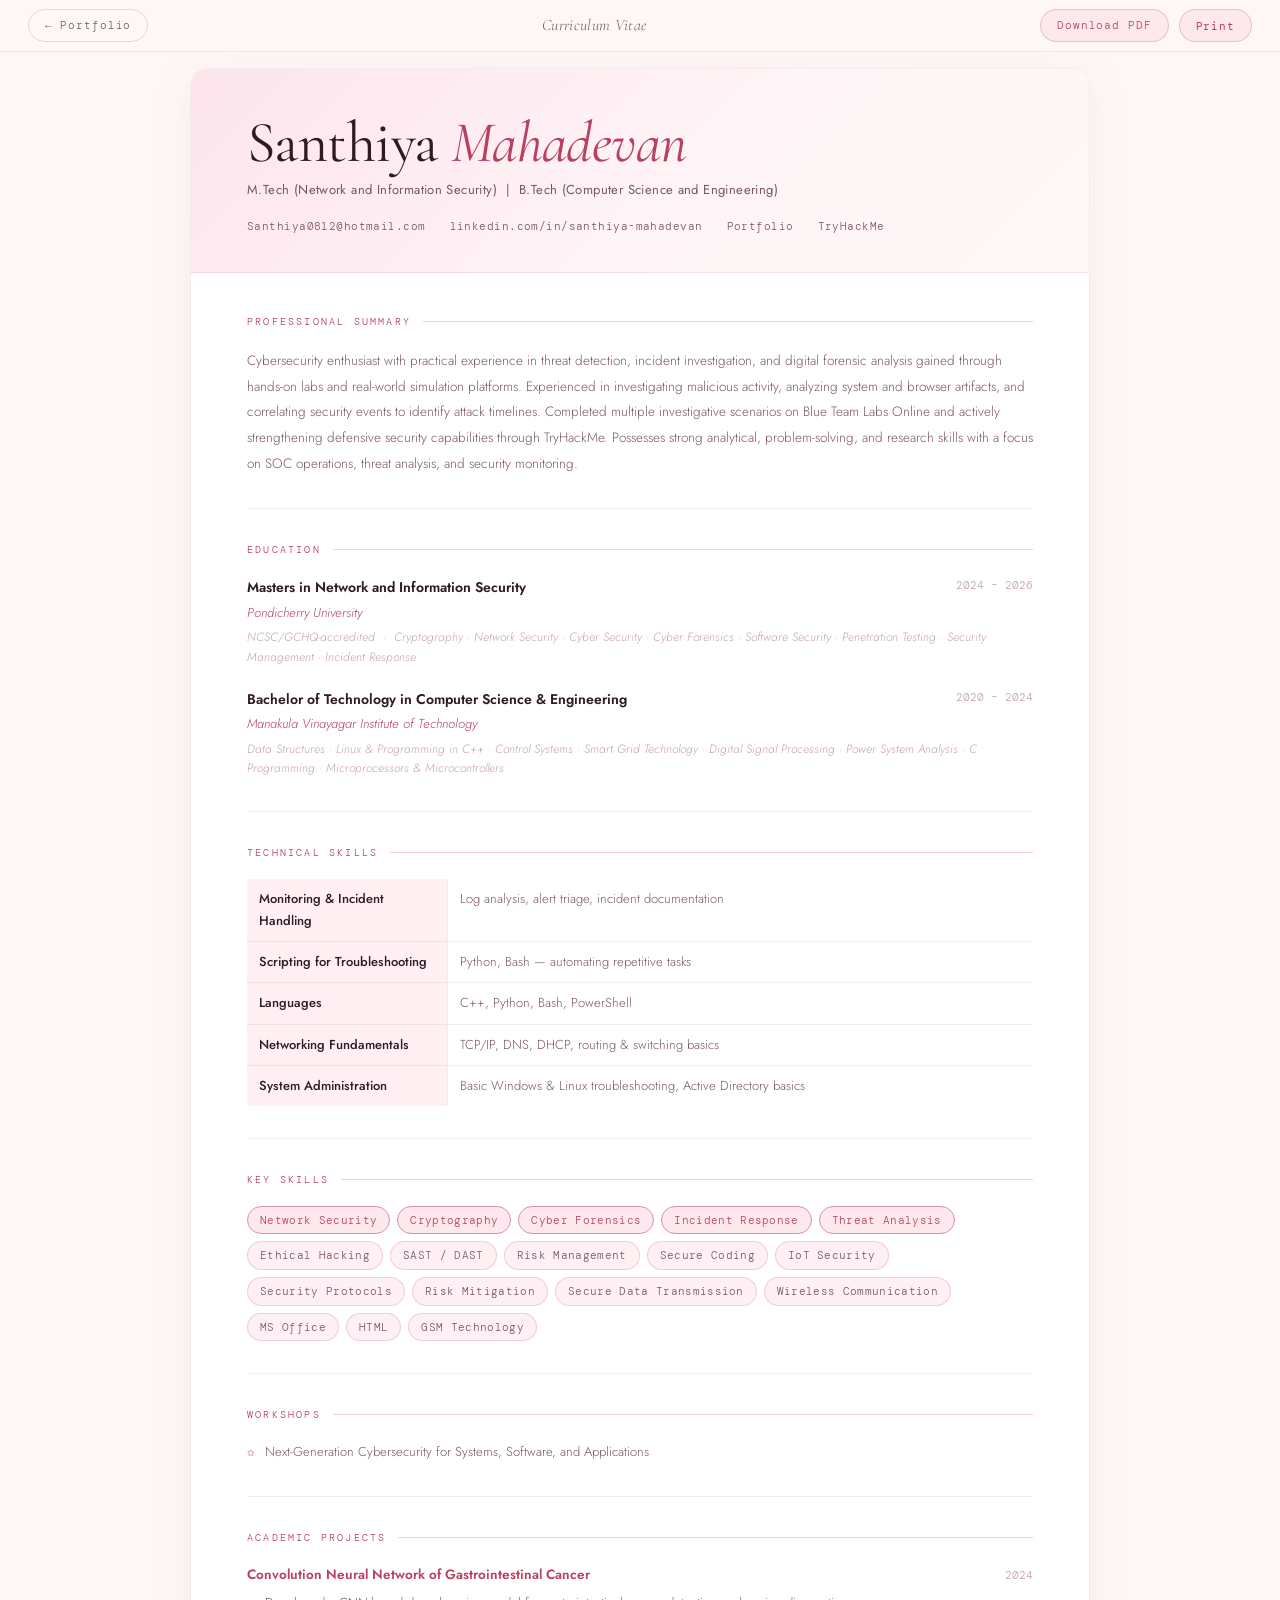
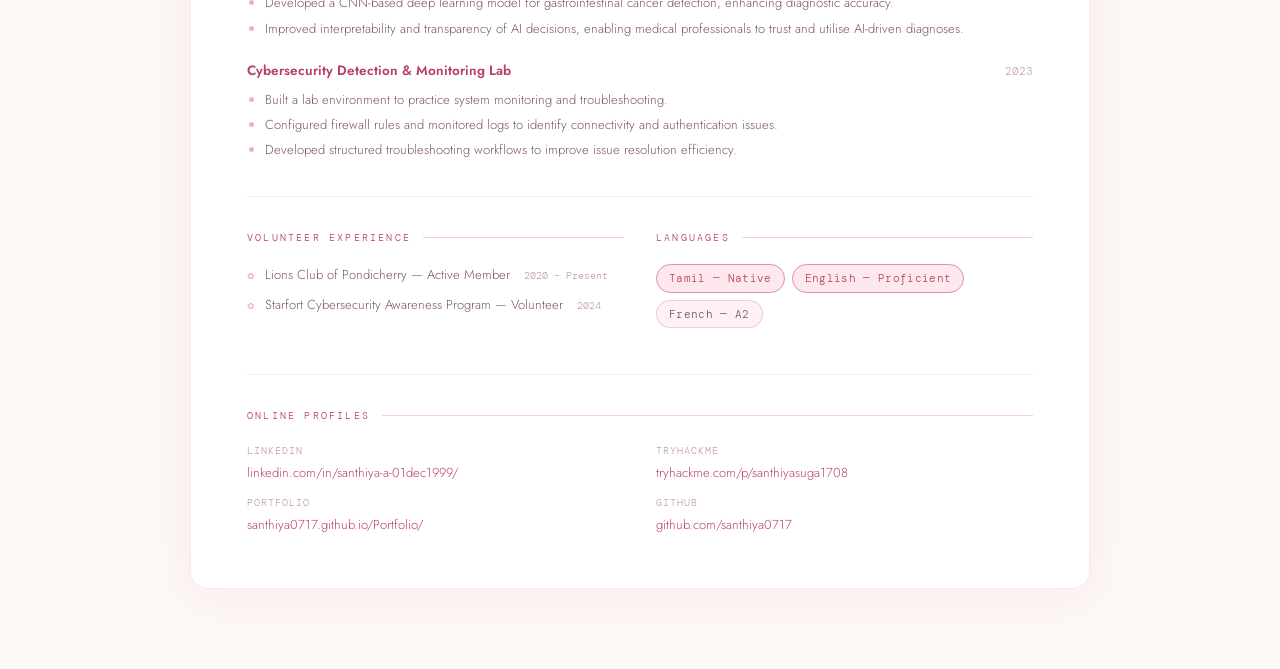
<file: cv.html>
<!DOCTYPE html>
<html lang="en">
<head>
  <meta charset="UTF-8"/>
  <meta name="viewport" content="width=device-width, initial-scale=1.0"/>
  <title>CV — Santhiya Mahadevan</title>
  <link rel="icon" type="image/png" href="logo.png"/>
  <link href="https://fonts.googleapis.com/css2?family=Cormorant+Garamond:ital,wght@0,300;0,400;0,500;0,600;1,300;1,400&family=Jost:wght@300;400;500;600&family=DM+Mono:wght@400;500&display=swap" rel="stylesheet"/>
  <style>
    :root {
      --bg:        #fdf8f6;
      --bg2:       #fffafb;
      --bg3:       #fef0f3;
      --border:    rgba(210,140,155,0.18);
      --border-md: rgba(210,140,155,0.35);
      --text:      #2e1a24;
      --text2:     #7a5565;
      --text3:     #c4a0b0;
      --accent:    #b84060;
      --accent2:   #e090a8;
      --accent-dim:#fce8ed;
      --pink-mid:  #f0b0c0;
      --fd: 'Cormorant Garamond', serif;
      --fb: 'Jost', sans-serif;
      --fm: 'DM Mono', monospace;
    }
    *, *::before, *::after { box-sizing: border-box; margin: 0; padding: 0; }
    html { scroll-behavior: smooth; }
    body { background: var(--bg); color: var(--text); font-family: var(--fb); font-size: 14px; line-height: 1.7; font-weight: 300; }

    /* ── BLOSSOMS ── */
    #bc { position: fixed; inset: 0; pointer-events: none; z-index: 0; overflow: hidden; }
    .bl { position: absolute; opacity: 0; animation: wd linear infinite; will-change: transform,opacity; }
    @keyframes wd {
      0%   { transform: translateX(0) translateY(-70px) rotate(0deg); opacity: 0; }
      6%   { opacity: 0.65; }
      88%  { opacity: 0.35; }
      100% { transform: translateX(var(--dx)) translateY(110vh) rotate(var(--sp)); opacity: 0; }
    }

    /* ── CONTROLS ── */
    .top-bar {
      position: fixed; top: 0; left: 0; right: 0; z-index: 200;
      height: 52px; display: flex; align-items: center; justify-content: space-between;
      padding: 0 28px;
      background: rgba(253,248,246,0.92); backdrop-filter: blur(14px);
      border-bottom: 1px solid var(--border);
    }
    .back-btn {
      display: flex; align-items: center; gap: 6px;
      font-family: var(--fm); font-size: 11px; color: var(--text2);
      text-decoration: none; letter-spacing: 0.08em;
      border: 1px solid var(--border-md); border-radius: 20px; padding: 6px 16px;
      transition: color 0.2s, border-color 0.2s;
    }
    .back-btn:hover { color: var(--accent); border-color: var(--accent); }
    .top-bar-title {
      font-family: var(--fd); font-size: 16px; font-style: italic;
      color: var(--text2); letter-spacing: 0.02em;
    }
    .print-btn {
      font-family: var(--fm); font-size: 11px; color: var(--accent);
      background: var(--accent-dim); border: 1px solid rgba(184,64,96,0.25);
      border-radius: 20px; padding: 6px 16px; cursor: pointer; letter-spacing: 0.08em;
      transition: opacity 0.2s;
    }
    .print-btn:hover { opacity: 0.75; }

    /* ── PAGE ── */
    .page {
      position: relative; z-index: 1;
      max-width: 900px; margin: 68px auto 80px;
      background: #fff;
      border: 1px solid var(--border);
      border-radius: 18px; overflow: hidden;
      box-shadow: 0 8px 48px rgba(184,64,96,0.07);
    }

    /* ── HEADER ── */
    .cv-head {
      background: linear-gradient(135deg, #fce4ec 0%, #fff4f7 55%, #fdf8f6 100%);
      padding: 48px 56px 36px;
      border-bottom: 1px solid var(--border);
    }
    .cv-name {
      font-family: var(--fd); font-size: 58px; font-weight: 400; line-height: 0.9;
      color: var(--text); letter-spacing: -0.01em; margin-bottom: 10px;
    }
    .cv-name em { font-style: italic; color: var(--accent); }
    .cv-degree {
      font-family: var(--fb); font-size: 13px; font-weight: 400; color: var(--text2);
      letter-spacing: 0.03em; margin-bottom: 16px;
    }
    .cv-contacts { display: flex; flex-wrap: wrap; gap: 6px 24px; }
    .cv-contacts a, .cv-contacts span {
      font-family: var(--fm); font-size: 11px; color: var(--text2);
      text-decoration: none; letter-spacing: 0.04em; transition: color 0.2s;
    }
    .cv-contacts a:hover { color: var(--accent); }

    /* ── BODY ── */
    .cv-body { padding: 40px 56px 52px; display: flex; flex-direction: column; gap: 32px; }

    /* ── SECTION TITLE ── */
    .sec-title {
      font-family: var(--fm); font-size: 10px; color: var(--accent);
      letter-spacing: 0.22em; text-transform: uppercase;
      display: flex; align-items: center; gap: 12px; margin-bottom: 18px;
    }
    .sec-title::after { content: ''; flex: 1; height: 1px; background: var(--pink-mid); opacity: 0.6; }

    /* ── SUMMARY ── */
    .summary { font-size: 13.5px; color: var(--text2); line-height: 1.9; font-weight: 300; }

    /* ── EDU ITEM ── */
    .edu-item { margin-bottom: 20px; }
    .edu-item:last-child { margin-bottom: 0; }
    .edu-row { display: flex; justify-content: space-between; align-items: flex-start; gap: 16px; margin-bottom: 2px; }
    .edu-title { font-family: var(--fb); font-size: 14px; font-weight: 600; color: var(--text); }
    .edu-date { font-family: var(--fm); font-size: 11px; color: var(--text3); white-space: nowrap; flex-shrink: 0; }
    .edu-place { font-size: 13px; color: var(--accent); font-style: italic; margin-bottom: 4px; }
    .edu-mods { font-size: 12px; color: var(--text3); line-height: 1.65; font-style: italic; }

    /* ── SKILLS TABLE ── */
    .skills-table { width: 100%; border-collapse: collapse; }
    .skills-table tr { border-bottom: 1px solid var(--border); }
    .skills-table tr:last-child { border-bottom: none; }
    .skills-table td { padding: 9px 12px; font-size: 13px; vertical-align: top; }
    .skills-table td:first-child {
      font-weight: 500; color: var(--text); width: 200px;
      background: var(--bg3); border-right: 1px solid var(--border);
      font-family: var(--fb);
    }
    .skills-table td:last-child { color: var(--text2); }

    /* ── KEY SKILLS CHIPS ── */
    .chips { display: flex; flex-wrap: wrap; gap: 7px; }
    .chip {
      font-family: var(--fm); font-size: 11px; padding: 4px 12px;
      background: var(--bg3); border: 1px solid var(--border-md); border-radius: 16px;
      color: var(--text2); letter-spacing: 0.03em;
    }
    .chip.hi { border-color: var(--accent2); color: var(--accent); background: var(--accent-dim); }

    /* ── PROJECT ITEM ── */
    .proj-item { margin-bottom: 20px; }
    .proj-item:last-child { margin-bottom: 0; }
    .proj-header { display: flex; justify-content: space-between; align-items: baseline; gap: 16px; margin-bottom: 6px; }
    .proj-title { font-family: var(--fb); font-size: 13.5px; font-weight: 600; color: var(--accent); }
    .proj-year { font-family: var(--fm); font-size: 11px; color: var(--text3); }
    .proj-list { padding-left: 18px; }
    .proj-list li { font-size: 13px; color: var(--text2); margin-bottom: 3px; line-height: 1.7; }
    .proj-list li::marker { color: var(--pink-mid); }

    /* ── VOLUNTEER ── */
    .vol-list { list-style: none; display: flex; flex-direction: column; gap: 8px; }
    .vol-list li { display: flex; align-items: baseline; gap: 10px; font-size: 13px; color: var(--text2); }
    .vol-list li::before { content: '✿'; font-size: 9px; color: var(--pink-mid); flex-shrink: 0; }
    .vol-date { font-family: var(--fm); font-size: 10px; color: var(--text3); margin-left: 4px; }

    /* ── DIVIDER ── */
    .div { height: 1px; background: var(--border); }

    /* ── TWO COL ── */
    .two { display: grid; grid-template-columns: 1fr 1fr; gap: 32px; }

    /* ── LINKS ── */
    .link-item { display: flex; flex-direction: column; gap: 3px; margin-bottom: 10px; }
    .link-item:last-child { margin-bottom: 0; }
    .link-label { font-family: var(--fm); font-size: 10px; color: var(--text3); letter-spacing: 0.1em; text-transform: uppercase; }
    .link-item a { font-size: 13px; color: var(--accent); text-decoration: none; transition: opacity 0.2s; }
    .link-item a:hover { opacity: 0.75; }

    @media print {
      #bc, .top-bar { display: none !important; }
      body { background: white; }
      .page { box-shadow: none; border: none; border-radius: 0; margin: 0; max-width: 100%; }
      .cv-head { padding: 32px 40px 24px; }
      .cv-body { padding: 28px 40px 36px; }
    }
    @media (max-width: 700px) {
      .cv-head, .cv-body { padding: 28px 22px; }
      .cv-name { font-size: 40px; }
      .two { grid-template-columns: 1fr; }
      .skills-table td:first-child { width: 140px; }
    }
  </style>
</head>
<body>

<div id="bc"></div>

<div class="top-bar">
  <a href="index.html" class="back-btn">← Portfolio</a>
  <span class="top-bar-title">Curriculum Vitae</span>
  <div style="display:flex;gap:10px;">
    <a href="santhiyaResume.pdf" download class="print-btn" style="text-decoration:none;">Download PDF</a>
    <button class="print-btn" onclick="window.print()">Print</button>
  </div>
</div>

<div class="page">

  <!-- HEADER -->
  <div class="cv-head">
    <div class="cv-name">Santhiya <em>Mahadevan</em></div>
    <div class="cv-degree">M.Tech (Network and Information Security) &nbsp;|&nbsp; B.Tech (Computer Science and Engineering)</div>
    <div class="cv-contacts">
      <a href="mailto:Santhiya0812@hotmail.com">Santhiya0812@hotmail.com</a>
      <a href="https://www.linkedin.com/in/santhiya-a-01dec1999/" target="_blank">linkedin.com/in/santhiya-mahadevan</a>
      <a href="https://santhiya0717.github.io/Portfolio/" target="_blank">Portfolio</a>
      <a href="https://tryhackme.com/p/santhiyasuga1708" target="_blank">TryHackMe</a>
    </div>
  </div>

  <div class="cv-body">

    <!-- PROFESSIONAL SUMMARY -->
    <div>
      <div class="sec-title">Professional Summary</div>
      <p class="summary">
        Cybersecurity enthusiast with practical experience in threat detection, incident investigation, and digital forensic
        analysis gained through hands-on labs and real-world simulation platforms. Experienced in investigating malicious
        activity, analyzing system and browser artifacts, and correlating security events to identify attack timelines.
        Completed multiple investigative scenarios on Blue Team Labs Online and actively strengthening defensive security
        capabilities through TryHackMe. Possesses strong analytical, problem-solving, and research skills with a focus on
        SOC operations, threat analysis, and security monitoring.
      </p>
    </div>

    <div class="div"></div>

    <!-- EDUCATION -->
    <div>
      <div class="sec-title">Education</div>
      <div class="edu-item">
        <div class="edu-row">
          <span class="edu-title">Masters in Network and Information Security</span>
          <span class="edu-date">2024 – 2026</span>
        </div>
        <div class="edu-place">Pondicherry University</div>
        <div class="edu-mods">NCSC/GCHQ-accredited &nbsp;·&nbsp; Cryptography · Network Security · Cyber Security · Cyber Forensics · Software Security · Penetration Testing · Security Management · Incident Response</div>
      </div>
      <div class="edu-item">
        <div class="edu-row">
          <span class="edu-title">Bachelor of Technology in Computer Science & Engineering</span>
          <span class="edu-date">2020 – 2024</span>
        </div>
        <div class="edu-place">Manakula Vinayagar Institute of Technology</div>
        <div class="edu-mods">Data Structures · Linux & Programming in C++ · Control Systems · Smart Grid Technology · Digital Signal Processing · Power System Analysis · C Programming · Microprocessors & Microcontrollers</div>
      </div>
    </div>

    <div class="div"></div>

    <!-- TECHNICAL SKILLS -->
    <div>
      <div class="sec-title">Technical Skills</div>
      <table class="skills-table">
        <tr>
          <td>Monitoring & Incident Handling</td>
          <td>Log analysis, alert triage, incident documentation</td>
        </tr>
        <tr>
          <td>Scripting for Troubleshooting</td>
          <td>Python, Bash — automating repetitive tasks</td>
        </tr>
        <tr>
          <td>Languages</td>
          <td>C++, Python, Bash, PowerShell</td>
        </tr>
        <tr>
          <td>Networking Fundamentals</td>
          <td>TCP/IP, DNS, DHCP, routing & switching basics</td>
        </tr>
        <tr>
          <td>System Administration</td>
          <td>Basic Windows & Linux troubleshooting, Active Directory basics</td>
        </tr>
      </table>
    </div>

    <div class="div"></div>

    <!-- KEY SKILLS -->
    <div>
      <div class="sec-title">Key Skills</div>
      <div class="chips">
        <span class="chip hi">Network Security</span>
        <span class="chip hi">Cryptography</span>
        <span class="chip hi">Cyber Forensics</span>
        <span class="chip hi">Incident Response</span>
        <span class="chip hi">Threat Analysis</span>
        <span class="chip">Ethical Hacking</span>
        <span class="chip">SAST / DAST</span>
        <span class="chip">Risk Management</span>
        <span class="chip">Secure Coding</span>
        <span class="chip">IoT Security</span>
        <span class="chip">Security Protocols</span>
        <span class="chip">Risk Mitigation</span>
        <span class="chip">Secure Data Transmission</span>
        <span class="chip">Wireless Communication</span>
        <span class="chip">MS Office</span>
        <span class="chip">HTML</span>
        <span class="chip">GSM Technology</span>
      </div>
    </div>

    <div class="div"></div>

    <!-- WORKSHOPS -->
    <div>
      <div class="sec-title">Workshops</div>
      <div style="display:flex;align-items:center;gap:10px;">
        <span style="font-size:9px;color:var(--pink-mid)">✿</span>
        <span style="font-size:13px;color:var(--text2);">Next-Generation Cybersecurity for Systems, Software, and Applications</span>
      </div>
    </div>

    <div class="div"></div>

    <!-- ACADEMIC PROJECTS -->
    <div>
      <div class="sec-title">Academic Projects</div>

      <div class="proj-item">
        <div class="proj-header">
          <span class="proj-title">Convolution Neural Network of Gastrointestinal Cancer</span>
          <span class="proj-year">2024</span>
        </div>
        <ul class="proj-list">
          <li>Developed a CNN-based deep learning model for gastrointestinal cancer detection, enhancing diagnostic accuracy.</li>
          <li>Improved interpretability and transparency of AI decisions, enabling medical professionals to trust and utilise AI-driven diagnoses.</li>
        </ul>
      </div>

      <div class="proj-item">
        <div class="proj-header">
          <span class="proj-title">Cybersecurity Detection & Monitoring Lab</span>
          <span class="proj-year">2023</span>
        </div>
        <ul class="proj-list">
          <li>Built a lab environment to practice system monitoring and troubleshooting.</li>
          <li>Configured firewall rules and monitored logs to identify connectivity and authentication issues.</li>
          <li>Developed structured troubleshooting workflows to improve issue resolution efficiency.</li>
        </ul>
      </div>
    </div>

    <div class="div"></div>

    <!-- VOLUNTEER + LANGUAGES (two col) -->
    <div class="two">
      <div>
        <div class="sec-title">Volunteer Experience</div>
        <ul class="vol-list">
          <li>
            Lions Club of Pondicherry — Active Member
            <span class="vol-date">2020 – Present</span>
          </li>
          <li>
            Starfort Cybersecurity Awareness Program — Volunteer
            <span class="vol-date">2024</span>
          </li>
        </ul>
      </div>
      <div>
        <div class="sec-title">Languages</div>
        <div class="chips" style="margin-bottom:14px;">
          <span class="chip hi">Tamil — Native</span>
          <span class="chip hi">English — Proficient</span>
          <span class="chip">French — A2</span>
        </div>
      </div>
    </div>

    <div class="div"></div>

    <!-- ONLINE PROFILES -->
    <div>
      <div class="sec-title">Online Profiles</div>
      <div class="two">
        <div>
          <div class="link-item">
            <span class="link-label">LinkedIn</span>
            <a href="https://www.linkedin.com/in/santhiya-a-01dec1999/" target="_blank">linkedin.com/in/santhiya-a-01dec1999/</a>
          </div>
          <div class="link-item">
            <span class="link-label">Portfolio</span>
            <a href="https://santhiya0717.github.io/Portfolio/" target="_blank">santhiya0717.github.io/Portfolio/</a>
          </div>
        </div>
        <div>
          <div class="link-item">
            <span class="link-label">TryHackMe</span>
            <a href="https://tryhackme.com/p/santhiyasuga1708" target="_blank">tryhackme.com/p/santhiyasuga1708</a>
          </div>
          <div class="link-item">
            <span class="link-label">GitHub</span>
            <a href="https://github.com/santhiya0717" target="_blank">github.com/santhiya0717</a>
          </div>
        </div>
      </div>
    </div>

  </div><!-- /cv-body -->
</div><!-- /page -->

<script>
  const bc = document.getElementById('bc');
  const NS = 'http://www.w3.org/2000/svg';
  const pals=[['#f9c0d0','#f4a8bc','#f0b8c8'],['#fddde6','#f9c8d4','#f7b8cc'],['#fce4ec','#f8bbd0','#f48fb1']];
  function mkB(sz){
    const c=pals[Math.floor(Math.random()*pals.length)];
    const svg=document.createElementNS(NS,'svg');
    svg.setAttribute('width',sz);svg.setAttribute('height',sz);svg.setAttribute('viewBox','0 0 40 40');
    for(let i=0;i<5;i++){
      const g=document.createElementNS(NS,'g');g.setAttribute('transform',`rotate(${i*72} 20 20)`);
      const e=document.createElementNS(NS,'ellipse');
      e.setAttribute('cx','20');e.setAttribute('cy','13');e.setAttribute('rx','4.5');e.setAttribute('ry','7');
      e.setAttribute('fill',c[i%c.length]);e.setAttribute('opacity','0.78');g.appendChild(e);svg.appendChild(g);
    }
    const ci=document.createElementNS(NS,'circle');ci.setAttribute('cx','20');ci.setAttribute('cy','20');
    ci.setAttribute('r','3');ci.setAttribute('fill','#fffaf8');ci.setAttribute('opacity','0.95');svg.appendChild(ci);
    return svg;
  }
  for(let i=0;i<22;i++){
    const sz=14+Math.random()*20,sx=Math.random()*window.innerWidth;
    const dx=(Math.random()-0.35)*250,sp=(Math.random()-0.5)*420;
    const dur=8+Math.random()*10,del=Math.random()*dur;
    const w=document.createElement('div');w.className='bl';
    w.style.cssText=`left:${sx}px;top:0;width:${sz}px;height:${sz}px;--dx:${dx}px;--sp:${sp}deg;animation-duration:${dur}s;animation-delay:-${del}s`;
    w.appendChild(mkB(sz));bc.appendChild(w);
    w.addEventListener('animationiteration',()=>{w.style.left=(Math.random()*window.innerWidth)+'px';});
  }
</script>
</body>
</html>
</file>
